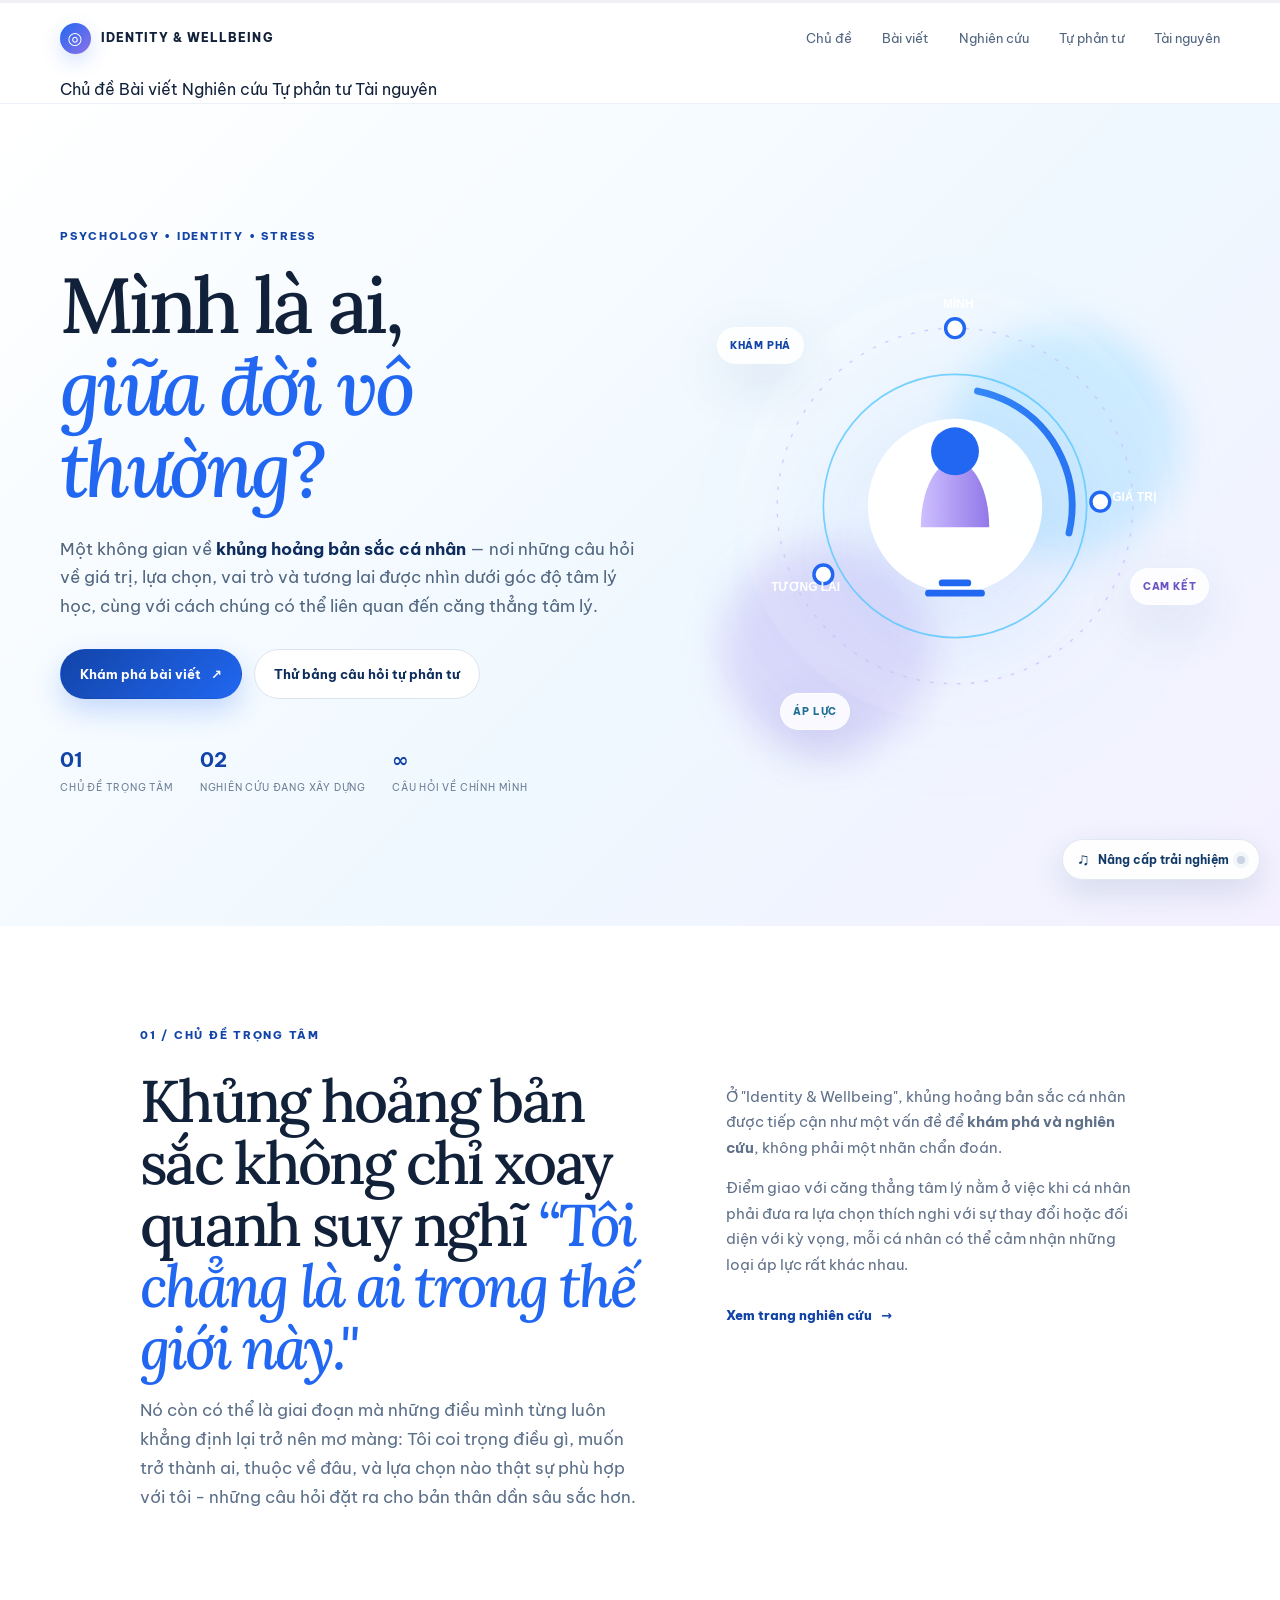
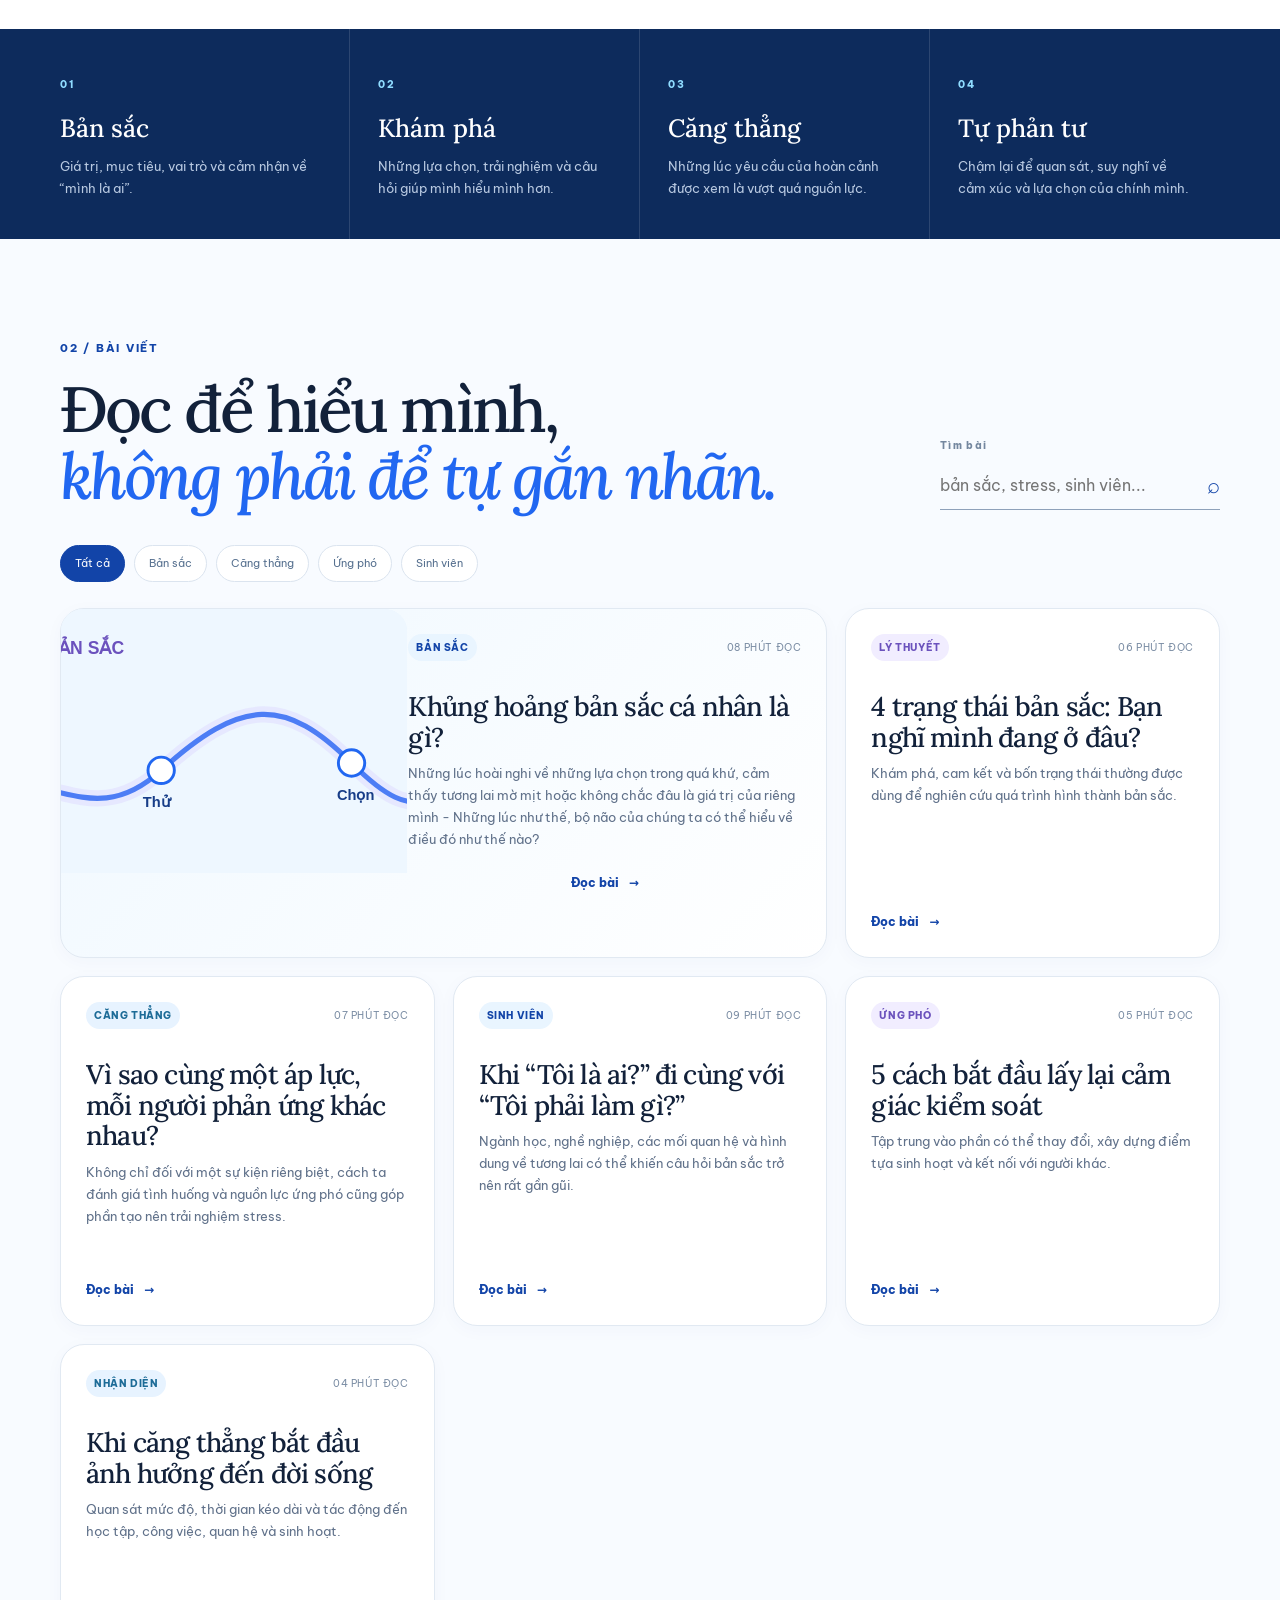
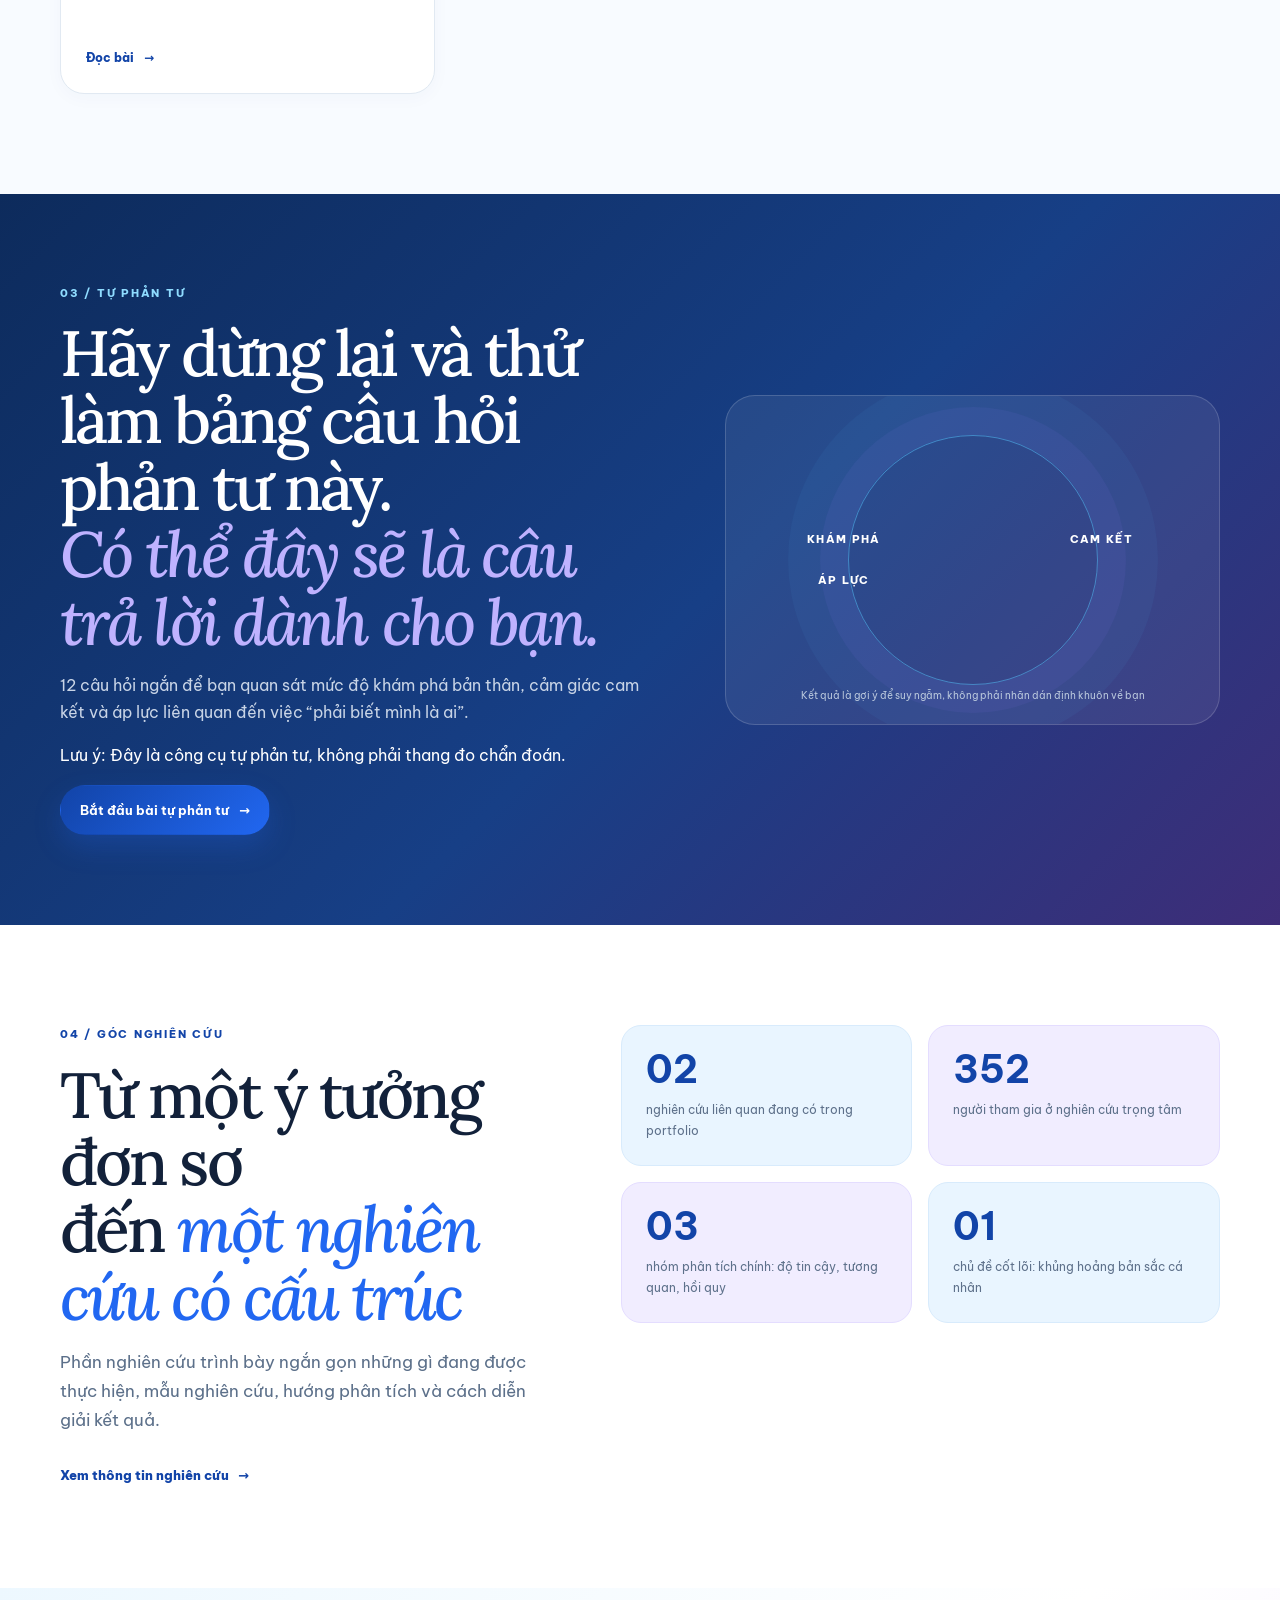
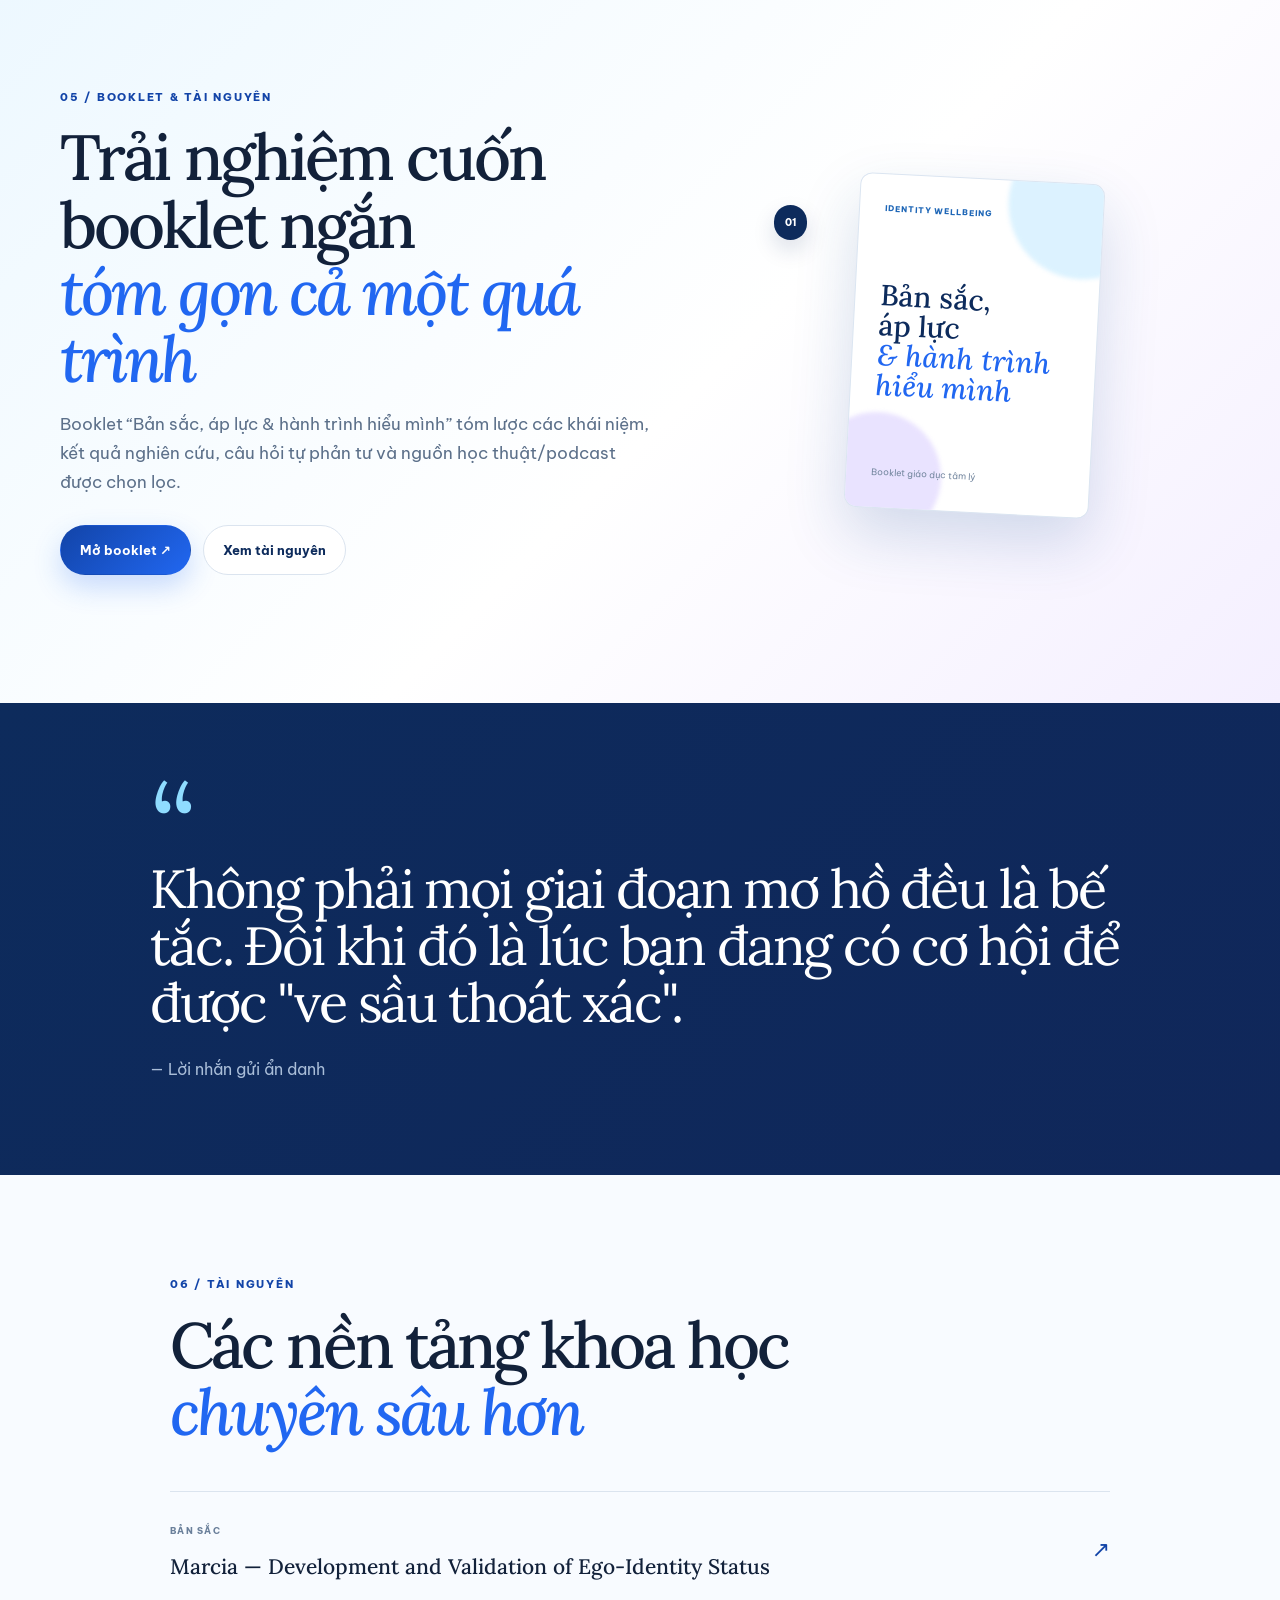
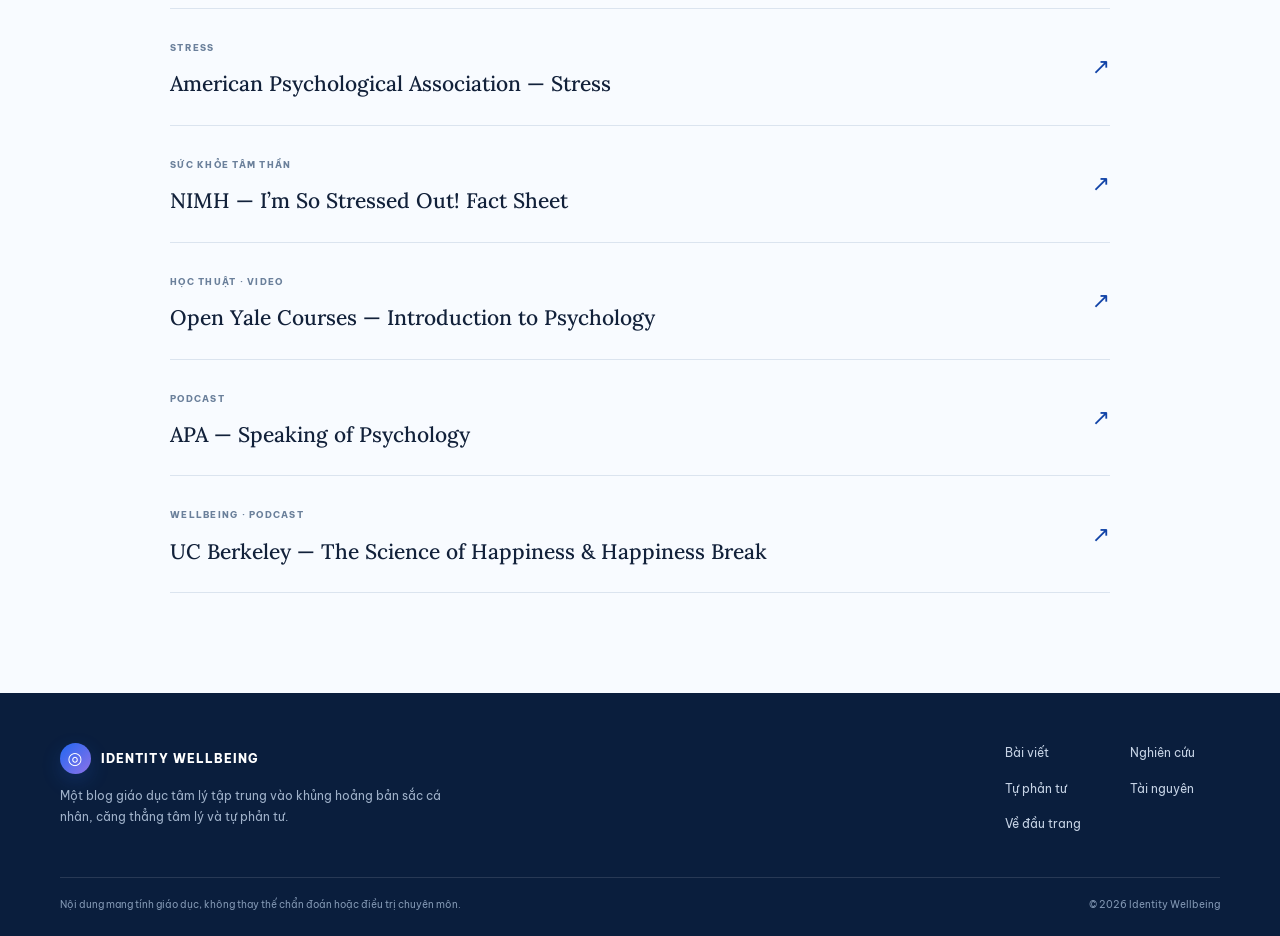
<file: index.html>
<!DOCTYPE html>
<html lang="vi">
<head>
  <meta charset="UTF-8" />
  <meta name="viewport" content="width=device-width, initial-scale=1.0" />
  <meta name="description" content="Identity & Wellbeing — không gian kiến thức tâm lý học về bản sắc cá nhân, căng thẳng tâm lý và hành trình hiểu mình." />
  <title>Identity & Wellbeing — Tâm lý học về bản sắc & căng thẳng</title>
  <link rel="preconnect" href="https://fonts.googleapis.com" />
  <link rel="preconnect" href="https://fonts.gstatic.com" crossorigin />
  <link href="https://fonts.googleapis.com/css2?family=Be+Vietnam+Pro:wght@400;500;600;700;800&family=Lora:ital,wght@0,400;0,500;0,600;1,400;1,500&display=swap" rel="stylesheet" />
  <link rel="stylesheet" href="style.css" />
</head>
<body>
  <header class="site-header">
    <nav class="nav container">
      <a class="brand" href="index.html" aria-label="Identity & Wellbeing trang chủ">
        <span class="brand-mark">◎</span>
        <span>IDENTITY & WELLBEING</span>
      </a>
      <div class="nav-links">
        <a href="#about">Chủ đề</a>
        <a href="#articles">Bài viết</a>
        <a href="nghien-cuu.html">Nghiên cứu</a>
        <a href="tu-phan-tu.html">Tự phản tư</a>
        <a href="tai-nguyen.html">Tài nguyên</a>
      </div>
      <button class="menu-btn" id="menuBtn" aria-label="Mở menu">☰</button>
    </nav>
    <div class="mobile-menu container" id="mobileMenu">
      <a href="#about">Chủ đề</a>
      <a href="#articles">Bài viết</a>
      <a href="nghien-cuu.html">Nghiên cứu</a>
      <a href="tu-phan-tu.html">Tự phản tư</a>
      <a href="tai-nguyen.html">Tài nguyên</a>
    </div>
  </header>

  <main id="top">
    <section class="hero section-pad">
      <div class="hero-grid container">
        <div class="hero-copy">
          <p class="eyebrow">PSYCHOLOGY • IDENTITY • STRESS</p>
          <h1>Mình là ai,<br /><em>giữa đời vô thường?</em></h1>
          <p class="hero-lead">Một không gian về <strong>khủng hoảng bản sắc cá nhân</strong> — nơi những câu hỏi về giá trị, lựa chọn, vai trò và tương lai được nhìn dưới góc độ tâm lý học, cùng với cách chúng có thể liên quan đến căng thẳng tâm lý.</p>
          <div class="hero-actions">
            <a class="btn btn-primary" href="#articles">Khám phá bài viết <span>↗</span></a>
            <a class="btn btn-light" href="tu-phan-tu.html">Thử bảng câu hỏi tự phản tư</a>
          </div>
          <div class="hero-mini-stats">
            <div><b>01</b><span>chủ đề trọng tâm</span></div>
            <div><b>02</b><span>nghiên cứu đang xây dựng</span></div>
            <div><b>∞</b><span>câu hỏi về chính mình</span></div>
          </div>
        </div>
        <div class="hero-visual">
          <div class="glow glow-a"></div><div class="glow glow-b"></div>
          <img src="identity-orbit.svg" alt="Minh họa trừu tượng về hành trình khám phá bản sắc cá nhân" />
          <div class="visual-chip chip-one">KHÁM PHÁ</div>
          <div class="visual-chip chip-two">CAM KẾT</div>
          <div class="visual-chip chip-three">ÁP LỰC</div>
        </div>
      </div>
    </section>

    <section class="about section-pad" id="about">
      <div class="container narrow-wrap">
        <div class="section-kicker">01 / CHỦ ĐỀ TRỌNG TÂM</div>
        <div class="about-grid">
          <div>
            <h2>Khủng hoảng bản sắc không chỉ xoay quanh suy nghĩ <em>“Tôi chẳng là ai trong thế giới này."</em></h2>
            <p class="lead-paragraph">Nó còn có thể là giai đoạn mà những điều mình từng luôn khẳng định lại trở nên mơ màng: Tôi coi trọng điều gì, muốn trở thành ai, thuộc về đâu, và lựa chọn nào thật sự phù hợp với tôi - những câu hỏi đặt ra cho bản thân dần sâu sắc hơn.</p>
          </div>
          <div class="about-copy">
            <p>Ở "Identity & Wellbeing", khủng hoảng bản sắc cá nhân được tiếp cận như một vấn đề để <strong>khám phá và nghiên cứu</strong>, không phải một nhãn chẩn đoán.</p>
            <p>Điểm giao với căng thẳng tâm lý nằm ở việc khi cá nhân phải đưa ra lựa chọn thích nghi với sự thay đổi hoặc đối diện với kỳ vọng, mỗi cá nhân có thể cảm nhận những loại áp lực rất khác nhau.</p>
            <a class="text-link" href="nghien-cuu.html">Xem trang nghiên cứu <span>→</span></a>
          </div>
        </div>
      </div>
    </section>

    <section class="topic-strip">
      <div class="container topic-grid">
        <div class="topic-cell">
          <span class="topic-number">01</span>
          <h3>Bản sắc</h3>
          <p>Giá trị, mục tiêu, vai trò và cảm nhận về “mình là ai”.</p>
        </div>
        <div class="topic-cell">
          <span class="topic-number">02</span>
          <h3>Khám phá</h3>
          <p>Những lựa chọn, trải nghiệm và câu hỏi giúp mình hiểu mình hơn.</p>
        </div>
        <div class="topic-cell">
          <span class="topic-number">03</span>
          <h3>Căng thẳng</h3>
          <p>Những lúc yêu cầu của hoàn cảnh được xem là vượt quá nguồn lực.</p>
        </div>
        <div class="topic-cell">
          <span class="topic-number">04</span>
          <h3>Tự phản tư</h3>
          <p>Chậm lại để quan sát, suy nghĩ về cảm xúc và lựa chọn của chính mình.</p>
        </div>
      </div>
    </section>

    <section class="articles section-pad" id="articles">
      <div class="container">
        <div class="section-head">
          <div>
            <div class="section-kicker">02 / BÀI VIẾT</div>
            <h2>Đọc để hiểu mình,<br /><em>không phải để tự gắn nhãn.</em></h2>
          </div>
          <div class="search-area">
            <label for="searchInput">Tìm bài</label>
            <div class="search-box"><input id="searchInput" type="search" placeholder="bản sắc, stress, sinh viên..." /><span>⌕</span></div>
          </div>
        </div>

        <div class="filters" id="filters">
          <button class="filter active" data-filter="all">Tất cả</button>
          <button class="filter" data-filter="identity">Bản sắc</button>
          <button class="filter" data-filter="stress">Căng thẳng</button>
          <button class="filter" data-filter="coping">Ứng phó</button>
          <button class="filter" data-filter="student">Sinh viên</button>
        </div>

        <div class="article-grid" id="articleGrid">
          <article class="article-card featured" data-category="identity" data-keywords="khủng hoảng bản sắc identity crisis bản sắc cá nhân">
            <div class="article-illustration"><img src="identity-path.svg" alt="Minh họa con đường khám phá bản sắc" /></div>
            <div class="card-meta"><span class="pill">BẢN SẮC</span><span>08 phút đọc</span></div>
            <h3>Khủng hoảng bản sắc cá nhân là gì?</h3>
            <p>Những lúc hoài nghi về những lựa chọn trong quá khứ, cảm thấy tương lai mờ mịt hoặc không chắc đâu là giá trị của riêng mình - Những lúc như thế, bộ não của chúng ta có thể hiểu về điều đó như thế nào?</p>
            <button class="read-more" data-article="identity-crisis">Đọc bài <span>→</span></button>
          </article>

          <article class="article-card" data-category="identity" data-keywords="Marcia bốn trạng thái bản sắc đạt được mơ hồ tạm hoãn bị lấy mất">
            <div class="card-meta"><span class="pill pill-purple">LÝ THUYẾT</span><span>06 phút đọc</span></div>
            <h3>4 trạng thái bản sắc: Bạn nghĩ mình đang ở đâu?</h3>
            <p>Khám phá, cam kết và bốn trạng thái thường được dùng để nghiên cứu quá trình hình thành bản sắc.</p>
            <button class="read-more" data-article="marcia">Đọc bài <span>→</span></button>
          </article>

          <article class="article-card" data-category="stress" data-keywords="stress căng thẳng tâm lý áp lực đánh giá nhận thức Lazarus Folkman">
            <div class="card-meta"><span class="pill pill-blue">CĂNG THẲNG</span><span>07 phút đọc</span></div>
            <h3>Vì sao cùng một áp lực, mỗi người phản ứng khác nhau?</h3>
            <p>Không chỉ đối với một sự kiện riêng biệt, cách ta đánh giá tình huống và nguồn lực ứng phó cũng góp phần tạo nên trải nghiệm stress.</p>
            <button class="read-more" data-article="stress-appraisal">Đọc bài <span>→</span></button>
          </article>

          <article class="article-card" data-category="identity student" data-keywords="bản sắc sinh viên stress học tập tương lai lựa chọn nghề nghiệp">
            <div class="card-meta"><span class="pill">SINH VIÊN</span><span>09 phút đọc</span></div>
            <h3>Khi “Tôi là ai?” đi cùng với “Tôi phải làm gì?”</h3>
            <p>Ngành học, nghề nghiệp, các mối quan hệ và hình dung về tương lai có thể khiến câu hỏi bản sắc trở nên rất gần gũi.</p>
            <button class="read-more" data-article="students">Đọc bài <span>→</span></button>
          </article>

          <article class="article-card" data-category="coping stress" data-keywords="ứng phó stress coping hỗ trợ xã hội ngủ vận động">
            <div class="card-meta"><span class="pill pill-purple">ỨNG PHÓ</span><span>05 phút đọc</span></div>
            <h3>5 cách bắt đầu lấy lại cảm giác kiểm soát</h3>
            <p>Tập trung vào phần có thể thay đổi, xây dựng điểm tựa sinh hoạt và kết nối với người khác.</p>
            <button class="read-more" data-article="coping">Đọc bài <span>→</span></button>
          </article>

          <article class="article-card" data-category="stress" data-keywords="stress quá mức trợ giúp chuyên gia tâm lý cảnh báo">
            <div class="card-meta"><span class="pill pill-blue">NHẬN DIỆN</span><span>04 phút đọc</span></div>
            <h3>Khi căng thẳng bắt đầu ảnh hưởng đến đời sống</h3>
            <p>Quan sát mức độ, thời gian kéo dài và tác động đến học tập, công việc, quan hệ và sinh hoạt.</p>
            <button class="read-more" data-article="help">Đọc bài <span>→</span></button>
          </article>
        </div>
        <p class="no-results" id="noResults">Không tìm thấy bài viết phù hợp.</p>
      </div>
    </section>

    <section class="self-check-banner">
      <div class="container self-check-grid">
        <div>
          <div class="section-kicker">03 / TỰ PHẢN TƯ</div>
          <h2>Hãy dừng lại và thử làm bảng câu hỏi phản tư này.<br /><em>Có thể đây sẽ là câu trả lời dành cho bạn.</em></h2>
          <p>12 câu hỏi ngắn để bạn quan sát mức độ khám phá bản thân, cảm giác cam kết và áp lực liên quan đến việc “phải biết mình là ai”. 
          </p>Lưu ý: Đây là công cụ tự phản tư, không phải thang đo chẩn đoán.</p>
          <a class="btn btn-primary" href="tu-phan-tu.html">Bắt đầu bài tự phản tư <span>→</span></a>
        </div>
        <div class="self-check-card">
          <div class="mini-ring"></div>
          <span>KHÁM PHÁ</span><span>CAM KẾT</span><span>ÁP LỰC</span>
          <small>Kết quả là gợi ý để suy ngẫm, không phải nhãn dán định khuôn về bạn</small>
        </div>
      </div>
    </section>

    <section class="research-preview section-pad">
      <div class="container research-preview-grid">
        <div>
          <div class="section-kicker">04 / GÓC NGHIÊN CỨU</div>
          <h2>Từ một ý tưởng đơn sơ<br />đến <em>một nghiên cứu có cấu trúc</em></h2>
          <p class="lead-paragraph">Phần nghiên cứu trình bày ngắn gọn những gì đang được thực hiện, mẫu nghiên cứu, hướng phân tích và cách diễn giải kết quả.</p>
          <a class="text-link" href="nghien-cuu.html">Xem thông tin nghiên cứu <span>→</span></a>
        </div>
        <div class="research-stats">
          <div class="stat-card"><b>02</b><span>nghiên cứu liên quan đang có trong portfolio</span></div>
          <div class="stat-card"><b>352</b><span>người tham gia ở nghiên cứu trọng tâm</span></div>
          <div class="stat-card"><b>03</b><span>nhóm phân tích chính: độ tin cậy, tương quan, hồi quy</span></div>
          <div class="stat-card"><b>01</b><span>chủ đề cốt lõi: khủng hoảng bản sắc cá nhân</span></div>
        </div>
      </div>
    </section>

    <section class="booklet-callout section-pad">
      <div class="container booklet-callout-grid">
        <div>
          <div class="section-kicker">05 / BOOKLET & TÀI NGUYÊN</div>
          <h2>Trải nghiệm cuốn booklet ngắn<br /><em>tóm gọn cả một quá trình</em></em></h2>
          <p class="lead-paragraph">Booklet “Bản sắc, áp lực & hành trình hiểu mình” tóm lược các khái niệm, kết quả nghiên cứu, câu hỏi tự phản tư và nguồn học thuật/podcast được chọn lọc.</p>
          <div class="hero-actions"><a class="btn btn-primary" href="booklet-ban-sac-stress.pdf" target="_blank" rel="noopener">Mở booklet ↗</a><a class="btn btn-light" href="tai-nguyen.html">Xem tài nguyên</a></div>
        </div>
        <div class="booklet-preview">
          <div class="booklet-spine">01</div>
          <div class="booklet-sheet"><span>IDENTITY WELLBEING</span><strong>Bản sắc,<br />áp lực<br /><em>& hành trình<br />hiểu mình</em></strong><small>Booklet giáo dục tâm lý</small></div>
        </div>
      </div>
    </section>

    <section class="quote-section">
      <div class="container quote-grid">
        <div class="quote-mark">“</div>
        <blockquote>Không phải mọi giai đoạn mơ hồ đều là bế tắc. Đôi khi đó là lúc bạn đang có cơ hội để được "ve sầu thoát xác".</blockquote>
        <p>— Lời nhắn gửi ẩn danh</p>
      </div>
    </section>

    <section class="resources section-pad">
      <div class="container resources-wrap">
        <div class="section-kicker">06 / TÀI NGUYÊN</div>
        <h2>Các nền tảng khoa học<br /><em>chuyên sâu hơn</em></h2>
        <div class="resource-list">
          <a class="resource" href="https://doi.org/10.1037/h0023281" target="_blank" rel="noopener"><div><span class="resource-type">BẢN SẮC</span><h3>Marcia — Development and Validation of Ego-Identity Status</h3></div><span class="arrow">↗</span></a>
          <a class="resource" href="https://www.apa.org/topics/stress" target="_blank" rel="noopener"><div><span class="resource-type">STRESS</span><h3>American Psychological Association — Stress</h3></div><span class="arrow">↗</span></a>
          <a class="resource" href="https://www.nimh.nih.gov/health/publications/so-stressed-out-fact-sheet" target="_blank" rel="noopener"><div><span class="resource-type">SỨC KHỎE TÂM THẦN</span><h3>NIMH — I’m So Stressed Out! Fact Sheet</h3></div><span class="arrow">↗</span></a>
          <a class="resource" href="https://oyc.yale.edu/introduction-psychology/psyc-110" target="_blank" rel="noopener"><div><span class="resource-type">HỌC THUẬT · VIDEO</span><h3>Open Yale Courses — Introduction to Psychology</h3></div><span class="arrow">↗</span></a>
          <a class="resource" href="https://www.apa.org/speakingofpsychology" target="_blank" rel="noopener"><div><span class="resource-type">PODCAST</span><h3>APA — Speaking of Psychology</h3></div><span class="arrow">↗</span></a>
          <a class="resource" href="https://greatergood.berkeley.edu/podcasts" target="_blank" rel="noopener"><div><span class="resource-type">WELLBEING · PODCAST</span><h3>UC Berkeley — The Science of Happiness & Happiness Break</h3></div><span class="arrow">↗</span></a>
        </div>
      </div>
    </section>
  </main>

  <footer class="footer">
    <div class="container footer-top">
      <div><a class="brand footer-brand" href="index.html"><span class="brand-mark">◎</span><span>IDENTITY WELLBEING</span></a><p>Một blog giáo dục tâm lý tập trung vào khủng hoảng bản sắc cá nhân, căng thẳng tâm lý và tự phản tư.</p></div>
      <div class="footer-links"><a href="#articles">Bài viết</a><a href="nghien-cuu.html">Nghiên cứu</a><a href="tu-phan-tu.html">Tự phản tư</a><a href="tai-nguyen.html">Tài nguyên</a><a href="#top">Về đầu trang</a></div>
    </div>
    <div class="container footer-bottom"><span>Nội dung mang tính giáo dục, không thay thế chẩn đoán hoặc điều trị chuyên môn.</span><span>© 2026 Identity Wellbeing</span></div>
  </footer>

  <div class="modal" id="articleModal" aria-hidden="true">
    <div class="modal-backdrop" data-close="true"></div>
    <div class="modal-panel" role="dialog" aria-modal="true" aria-labelledby="modalTitle">
      <button class="modal-close" id="modalClose" aria-label="Đóng">×</button>
      <div class="modal-meta" id="modalMeta"></div>
      <h2 id="modalTitle"></h2>
      <div class="modal-body" id="modalBody"></div>
      <div class="modal-source" id="modalSource"></div>
    </div>
  </div>

  <script src="script.js"></script>
  <script src="ambient.js"></script>
</body>
</html>
</file>
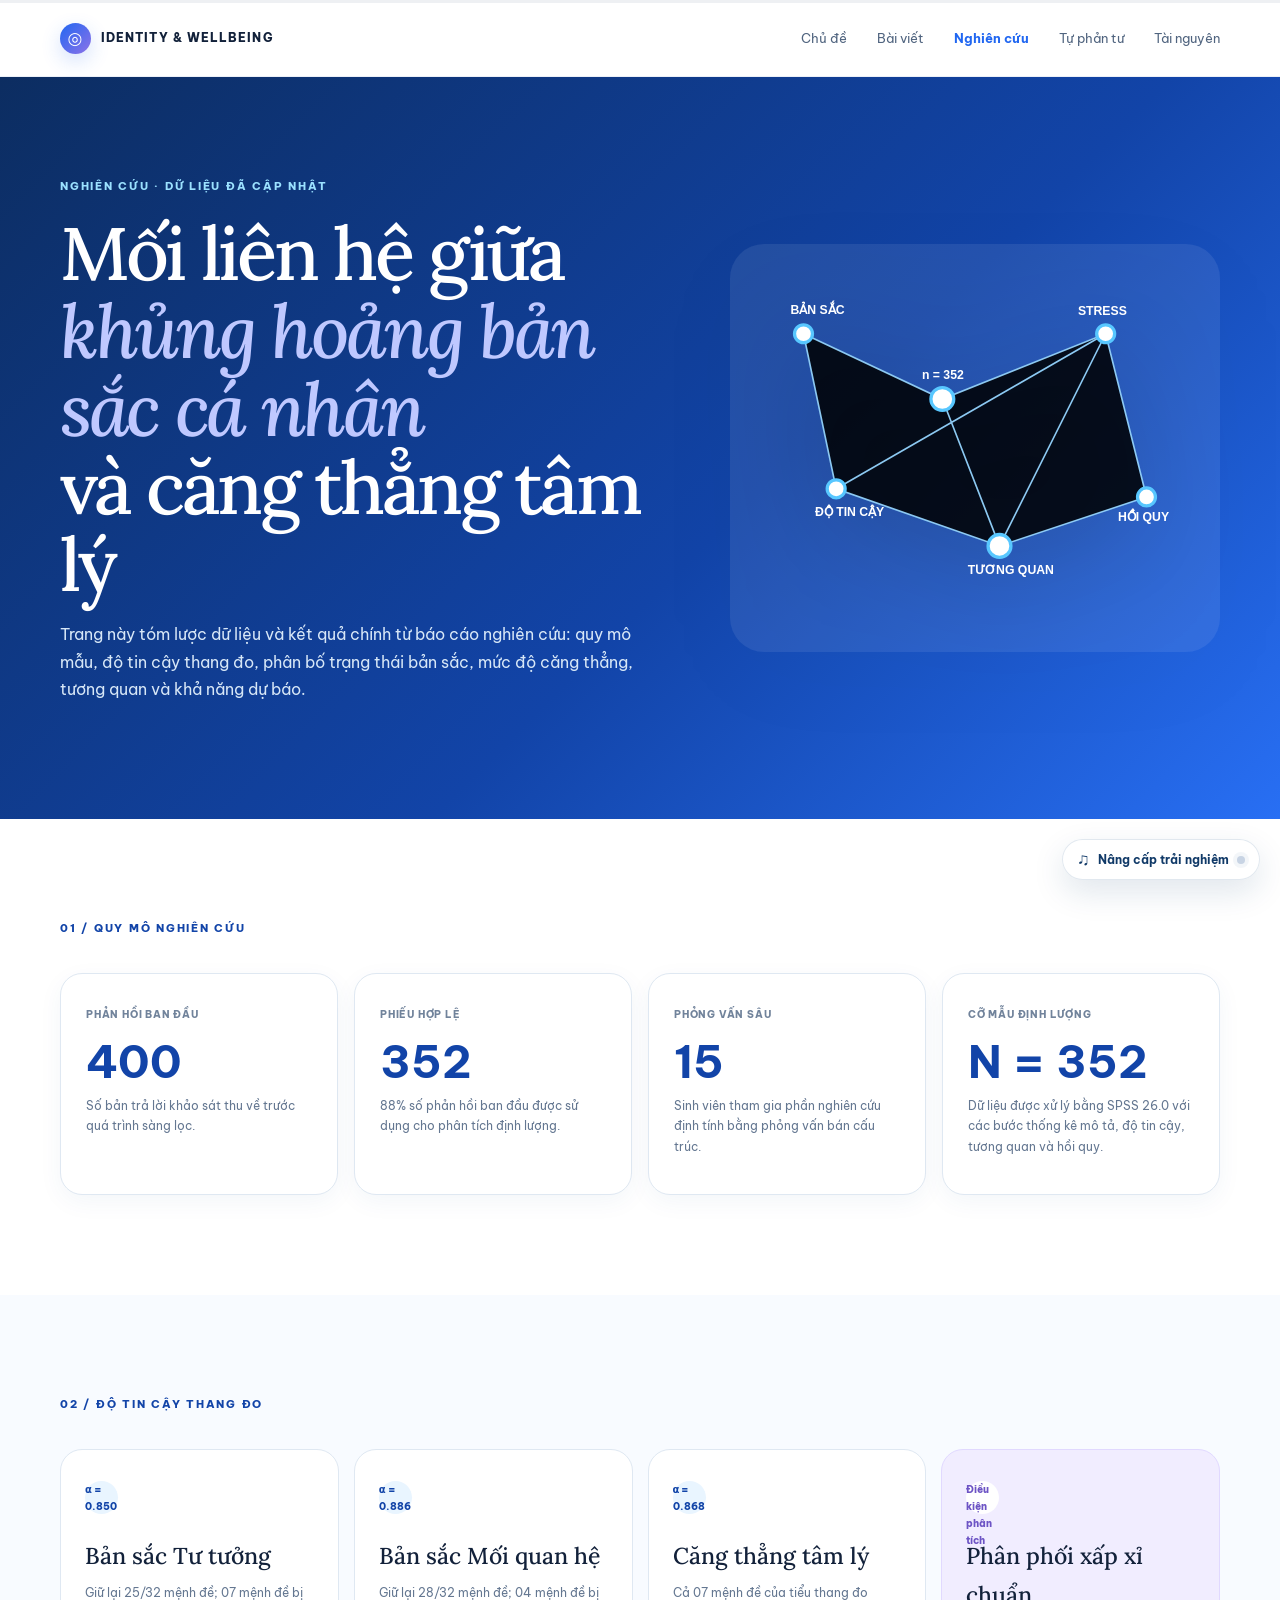
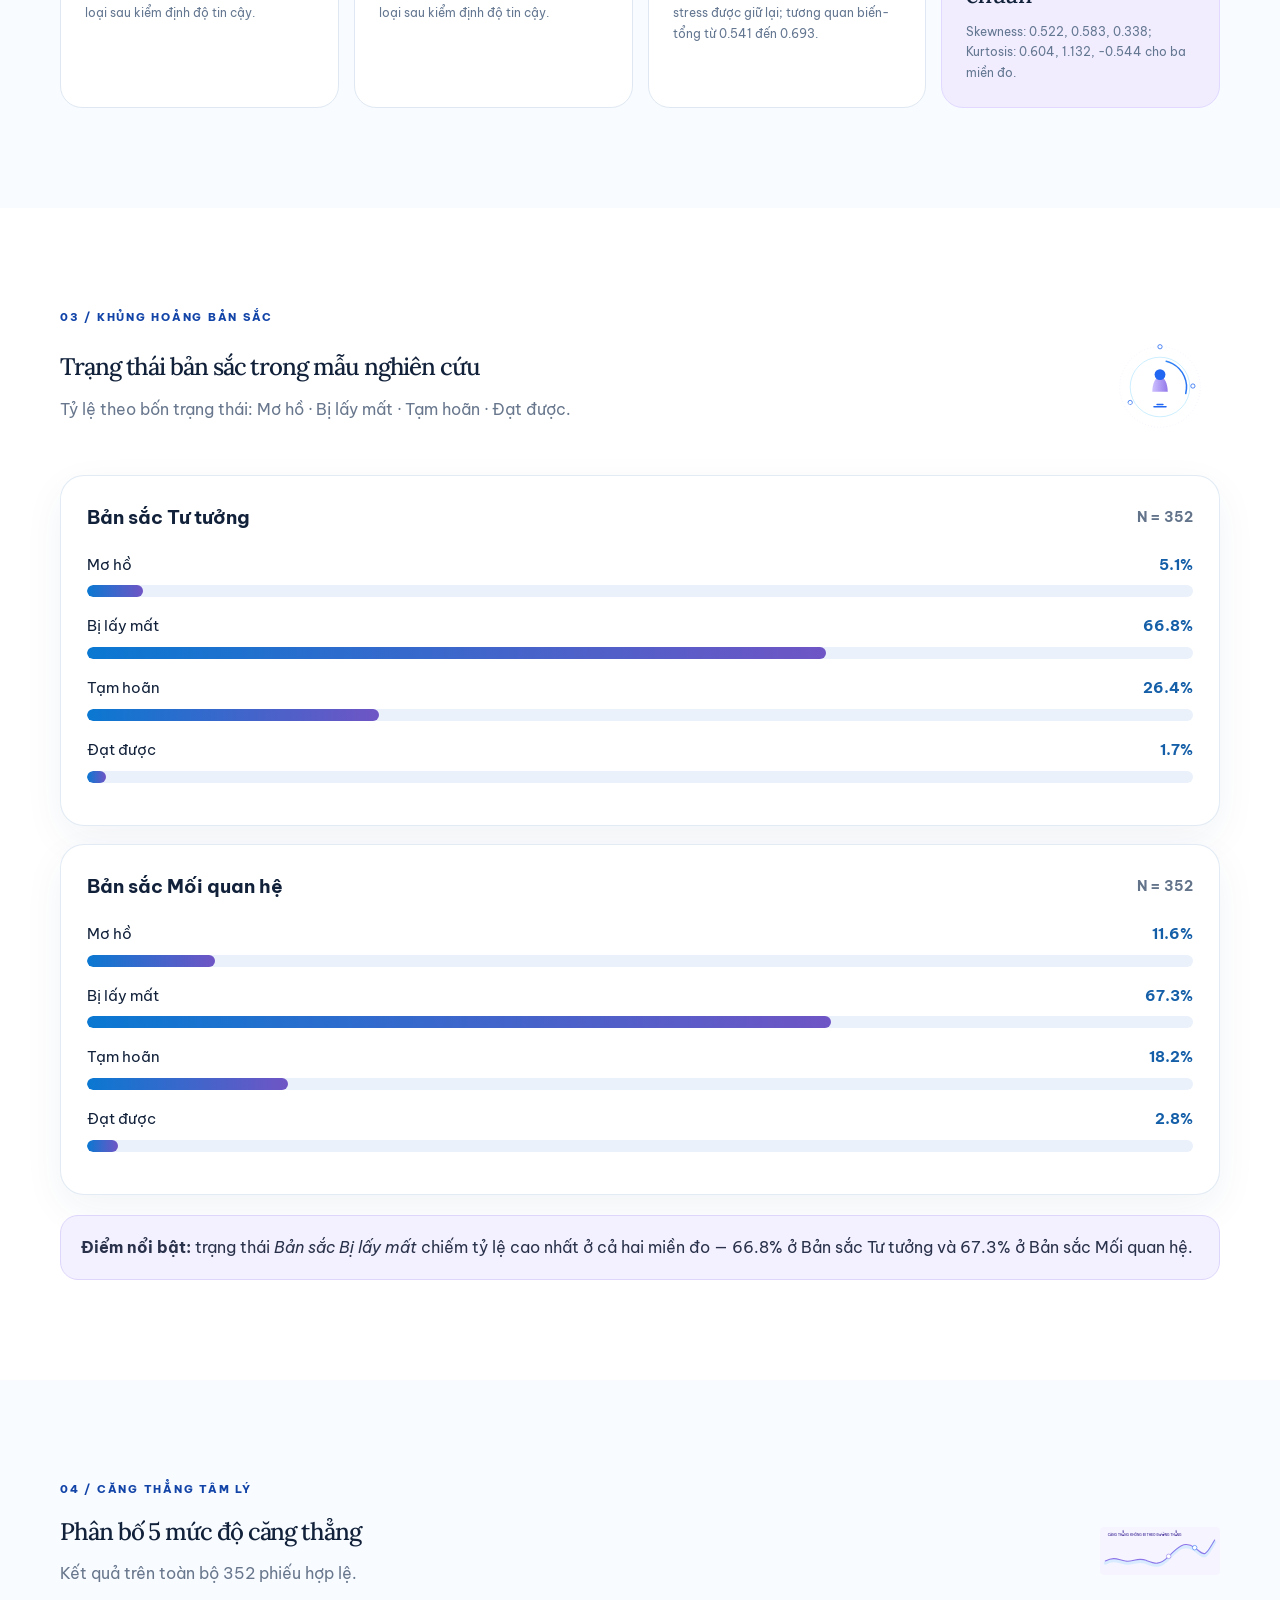
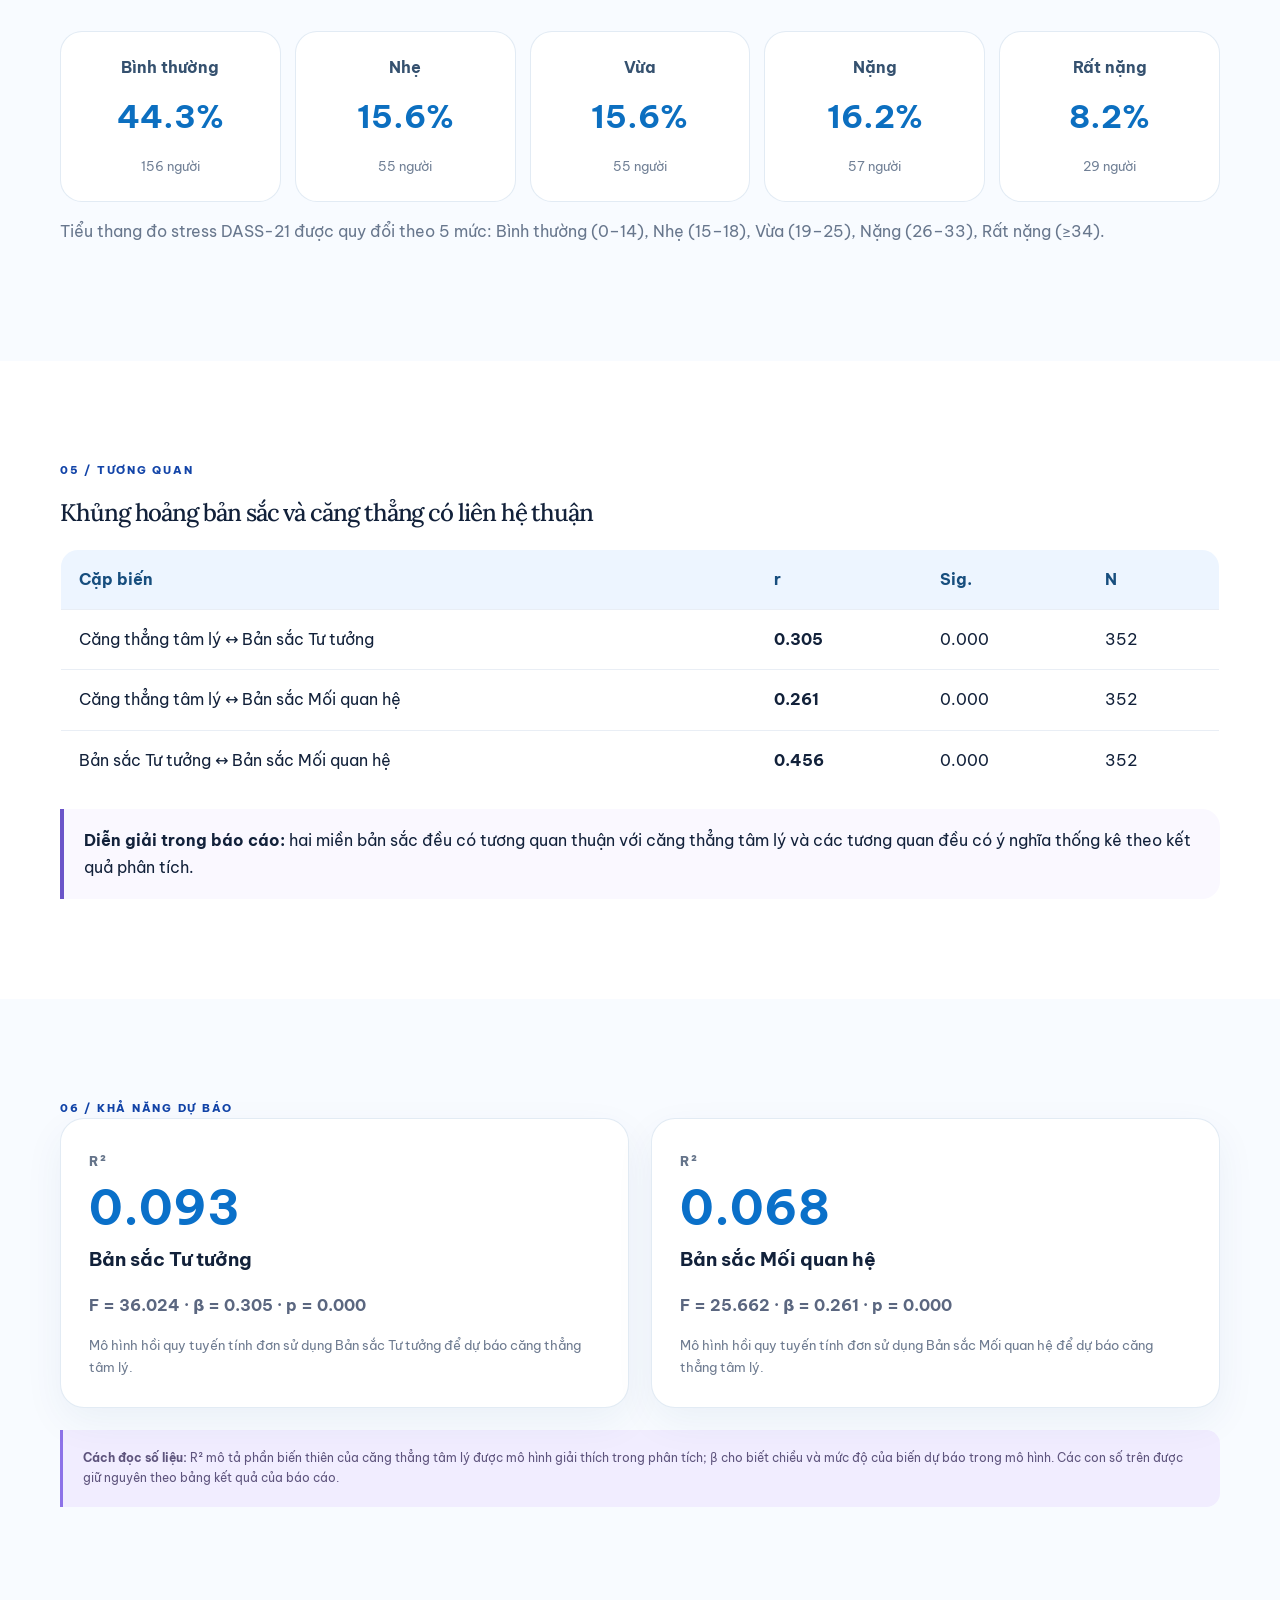
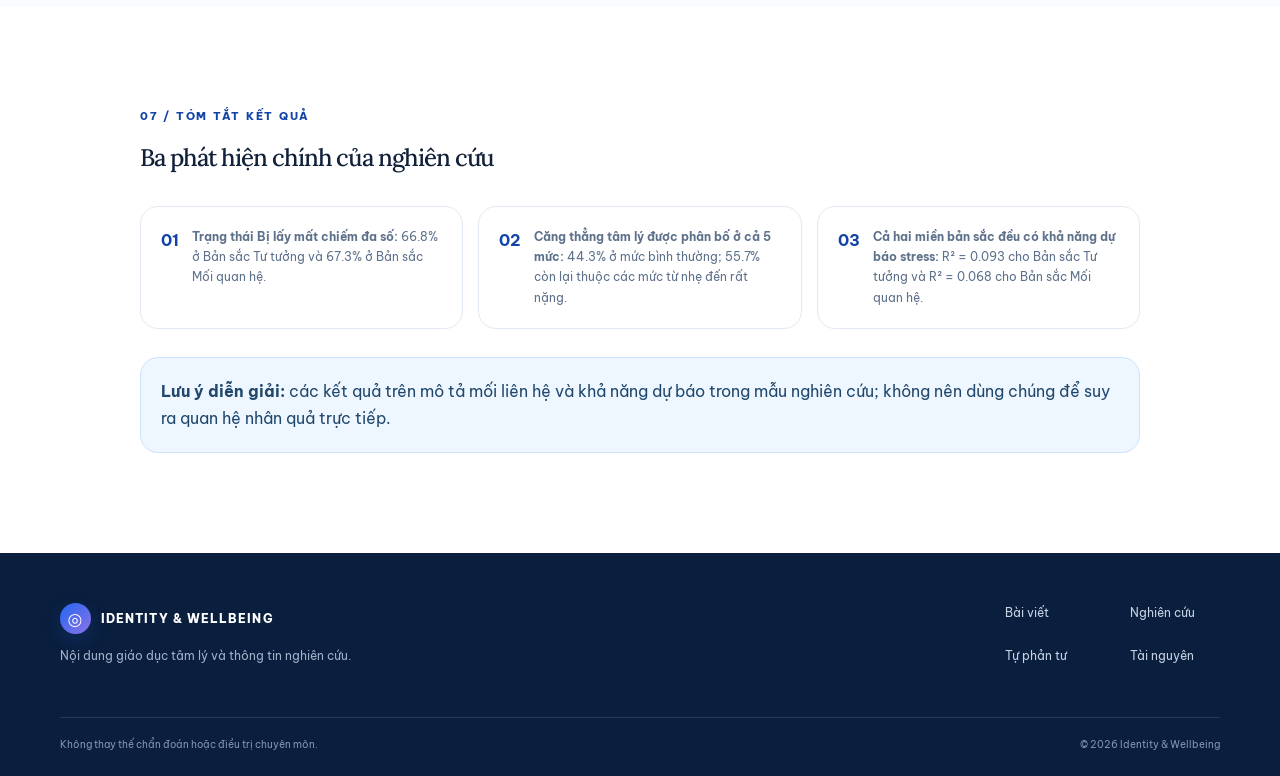
<file: nghien-cuu.html>
<!DOCTYPE html>
<html lang="vi">
<head>
  <meta charset="UTF-8" />
  <meta name="viewport" content="width=device-width, initial-scale=1.0" />
  <meta name="description" content="Kết quả nghiên cứu về mối liên hệ giữa khủng hoảng bản sắc cá nhân và căng thẳng tâm lý." />
  <title>Nghiên cứu — Identity & Wellbeing</title>
  <link rel="preconnect" href="https://fonts.googleapis.com" />
  <link rel="preconnect" href="https://fonts.gstatic.com" crossorigin />
  <link href="https://fonts.googleapis.com/css2?family=Be+Vietnam+Pro:wght@400;500;600;700;800&family=Lora:ital,wght@0,400;0,500;0,600;1,400;1,500&display=swap" rel="stylesheet" />
  <link rel="stylesheet" href="style.css" />
</head>
<body class="inner-page">
  <header class="site-header">
    <nav class="nav container">
      <a class="brand" href="index.html"><span class="brand-mark">◎</span><span>IDENTITY & WELLBEING</span></a>
      <div class="nav-links"><a href="index.html#about">Chủ đề</a><a href="index.html#articles">Bài viết</a><a class="active-link" href="nghien-cuu.html">Nghiên cứu</a><a href="tu-phan-tu.html">Tự phản tư</a><a href="tai-nguyen.html">Tài nguyên</a></div>
      <a class="mobile-back" href="index.html">← Trang chủ</a>
    </nav>
  </header>

  <main>
    <section class="page-hero blue-hero section-pad">
      <div class="container page-hero-grid">
        <div>
          <div class="section-kicker light-kicker">NGHIÊN CỨU · DỮ LIỆU ĐÃ CẬP NHẬT</div>
          <h1>Mối liên hệ giữa<br /><em>khủng hoảng bản sắc cá nhân</em><br />và căng thẳng tâm lý</h1>
          <p>Trang này tóm lược dữ liệu và kết quả chính từ báo cáo nghiên cứu: quy mô mẫu, độ tin cậy thang đo, phân bố trạng thái bản sắc, mức độ căng thẳng, tương quan và khả năng dự báo.</p>
        </div>
        <img class="page-hero-art" src="research-constellation.svg" alt="Minh họa mạng lưới các biến nghiên cứu" />
      </div>
    </section>

    <section class="section-pad">
      <div class="container">
        <div class="section-kicker">01 / QUY MÔ NGHIÊN CỨU</div>
        <div class="metric-grid">
          <div class="metric-card"><span>Phản hồi ban đầu</span><b>400</b><p>Số bản trả lời khảo sát thu về trước quá trình sàng lọc.</p></div>
          <div class="metric-card"><span>Phiếu hợp lệ</span><b>352</b><p>88% số phản hồi ban đầu được sử dụng cho phân tích định lượng.</p></div>
          <div class="metric-card"><span>Phỏng vấn sâu</span><b>15</b><p>Sinh viên tham gia phần nghiên cứu định tính bằng phỏng vấn bán cấu trúc.</p></div>
          <div class="metric-card"><span>Cỡ mẫu định lượng</span><b>N = 352</b><p>Dữ liệu được xử lý bằng SPSS 26.0 với các bước thống kê mô tả, độ tin cậy, tương quan và hồi quy.</p></div>
        </div>
      </div>
    </section>

    <section class="section-pad soft-section">
      <div class="container">
        <div class="section-kicker">02 / ĐỘ TIN CẬY THANG ĐO</div>
        <div class="result-grid">
          <div class="result-card"><span>α = 0.850</span><h3>Bản sắc Tư tưởng</h3><p>Giữ lại 25/32 mệnh đề; 07 mệnh đề bị loại sau kiểm định độ tin cậy.</p></div>
          <div class="result-card"><span>α = 0.886</span><h3>Bản sắc Mối quan hệ</h3><p>Giữ lại 28/32 mệnh đề; 04 mệnh đề bị loại sau kiểm định độ tin cậy.</p></div>
          <div class="result-card"><span>α = 0.868</span><h3>Căng thẳng tâm lý</h3><p>Cả 07 mệnh đề của tiểu thang đo stress được giữ lại; tương quan biến-tổng từ 0.541 đến 0.693.</p></div>
          <div class="result-card emphasis"><span>Điều kiện phân tích</span><h3>Phân phối xấp xỉ chuẩn</h3><p>Skewness: 0.522, 0.583, 0.338; Kurtosis: 0.604, 1.132, -0.544 cho ba miền đo.</p></div>
        </div>
      </div>
    </section>

    <section class="section-pad">
      <div class="container">
        <div class="section-kicker">03 / KHỦNG HOẢNG BẢN SẮC</div>
        <div class="section-title-row">
          <div><h2>Trạng thái bản sắc trong mẫu nghiên cứu</h2><p class="muted">Tỷ lệ theo bốn trạng thái: Mơ hồ · Bị lấy mất · Tạm hoãn · Đạt được.</p></div>
          <img class="section-art-small" src="identity-orbit.svg" alt="Minh họa các trạng thái bản sắc" />
        </div>

        <div class="data-panel">
          <div class="data-panel-head"><h3>Bản sắc Tư tưởng</h3><span>N = 352</span></div>
          <div class="bar-row"><div class="bar-label"><span>Mơ hồ</span><b>5.1%</b></div><div class="bar-track"><i style="width:5.1%"></i></div></div>
          <div class="bar-row"><div class="bar-label"><span>Bị lấy mất</span><b>66.8%</b></div><div class="bar-track"><i style="width:66.8%"></i></div></div>
          <div class="bar-row"><div class="bar-label"><span>Tạm hoãn</span><b>26.4%</b></div><div class="bar-track"><i style="width:26.4%"></i></div></div>
          <div class="bar-row"><div class="bar-label"><span>Đạt được</span><b>1.7%</b></div><div class="bar-track"><i style="width:1.7%"></i></div></div>
        </div>

        <div class="data-panel">
          <div class="data-panel-head"><h3>Bản sắc Mối quan hệ</h3><span>N = 352</span></div>
          <div class="bar-row"><div class="bar-label"><span>Mơ hồ</span><b>11.6%</b></div><div class="bar-track"><i style="width:11.6%"></i></div></div>
          <div class="bar-row"><div class="bar-label"><span>Bị lấy mất</span><b>67.3%</b></div><div class="bar-track"><i style="width:67.3%"></i></div></div>
          <div class="bar-row"><div class="bar-label"><span>Tạm hoãn</span><b>18.2%</b></div><div class="bar-track"><i style="width:18.2%"></i></div></div>
          <div class="bar-row"><div class="bar-label"><span>Đạt được</span><b>2.8%</b></div><div class="bar-track"><i style="width:2.8%"></i></div></div>
        </div>

        <div class="highlight-note"><strong>Điểm nổi bật:</strong> trạng thái <em>Bản sắc Bị lấy mất</em> chiếm tỷ lệ cao nhất ở cả hai miền đo — 66.8% ở Bản sắc Tư tưởng và 67.3% ở Bản sắc Mối quan hệ.</div>
      </div>
    </section>

    <section class="section-pad soft-section">
      <div class="container">
        <div class="section-kicker">04 / CĂNG THẲNG TÂM LÝ</div>
        <div class="section-title-row">
          <div><h2>Phân bố 5 mức độ căng thẳng</h2><p class="muted">Kết quả trên toàn bộ 352 phiếu hợp lệ.</p></div>
          <img class="section-art-small" src="stress-wave.svg" alt="Minh họa mức độ căng thẳng" />
        </div>
        <div class="stress-grid">
          <div class="stress-card"><span>Bình thường</span><b>44.3%</b><small>156 người</small></div>
          <div class="stress-card"><span>Nhẹ</span><b>15.6%</b><small>55 người</small></div>
          <div class="stress-card"><span>Vừa</span><b>15.6%</b><small>55 người</small></div>
          <div class="stress-card"><span>Nặng</span><b>16.2%</b><small>57 người</small></div>
          <div class="stress-card"><span>Rất nặng</span><b>8.2%</b><small>29 người</small></div>
        </div>
        <p class="data-caption">Tiểu thang đo stress DASS-21 được quy đổi theo 5 mức: Bình thường (0–14), Nhẹ (15–18), Vừa (19–25), Nặng (26–33), Rất nặng (≥34).</p>
      </div>
    </section>

    <section class="section-pad">
      <div class="container">
        <div class="section-kicker">05 / TƯƠNG QUAN</div>
        <h2>Khủng hoảng bản sắc và căng thẳng có liên hệ thuận</h2>
        <div class="table-wrap">
          <table class="data-table">
            <thead><tr><th>Cặp biến</th><th>r</th><th>Sig.</th><th>N</th></tr></thead>
            <tbody>
              <tr><td>Căng thẳng tâm lý ↔ Bản sắc Tư tưởng</td><td><strong>0.305</strong></td><td>0.000</td><td>352</td></tr>
              <tr><td>Căng thẳng tâm lý ↔ Bản sắc Mối quan hệ</td><td><strong>0.261</strong></td><td>0.000</td><td>352</td></tr>
              <tr><td>Bản sắc Tư tưởng ↔ Bản sắc Mối quan hệ</td><td><strong>0.456</strong></td><td>0.000</td><td>352</td></tr>
            </tbody>
          </table>
        </div>
        <div class="quote-panel"><b>Diễn giải trong báo cáo:</b> hai miền bản sắc đều có tương quan thuận với căng thẳng tâm lý và các tương quan đều có ý nghĩa thống kê theo kết quả phân tích.</div>
      </div>
    </section>

    <section class="section-pad soft-section">
      <div class="container">
        <div class="section-kicker">06 / KHẢ NĂNG DỰ BÁO</div>
        <div class="forecast-grid">
          <div class="forecast-card"><span>R²</span><b>0.093</b><h3>Bản sắc Tư tưởng</h3><p>F = 36.024 · β = 0.305 · p = 0.000</p><small>Mô hình hồi quy tuyến tính đơn sử dụng Bản sắc Tư tưởng để dự báo căng thẳng tâm lý.</small></div>
          <div class="forecast-card"><span>R²</span><b>0.068</b><h3>Bản sắc Mối quan hệ</h3><p>F = 25.662 · β = 0.261 · p = 0.000</p><small>Mô hình hồi quy tuyến tính đơn sử dụng Bản sắc Mối quan hệ để dự báo căng thẳng tâm lý.</small></div>
        </div>
        <div class="update-note"><strong>Cách đọc số liệu:</strong> R² mô tả phần biến thiên của căng thẳng tâm lý được mô hình giải thích trong phân tích; β cho biết chiều và mức độ của biến dự báo trong mô hình. Các con số trên được giữ nguyên theo bảng kết quả của báo cáo.</div>
      </div>
    </section>

    <section class="section-pad">
      <div class="container narrow-wrap">
        <div class="section-kicker">07 / TÓM TẮT KẾT QUẢ</div>
        <h2>Ba phát hiện chính của nghiên cứu</h2>
        <div class="application-grid">
          <div><b>01</b><span><strong>Trạng thái Bị lấy mất chiếm đa số:</strong> 66.8% ở Bản sắc Tư tưởng và 67.3% ở Bản sắc Mối quan hệ.</span></div>
          <div><b>02</b><span><strong>Căng thẳng tâm lý được phân bố ở cả 5 mức:</strong> 44.3% ở mức bình thường; 55.7% còn lại thuộc các mức từ nhẹ đến rất nặng.</span></div>
          <div><b>03</b><span><strong>Cả hai miền bản sắc đều có khả năng dự báo stress:</strong> R² = 0.093 cho Bản sắc Tư tưởng và R² = 0.068 cho Bản sắc Mối quan hệ.</span></div>
        </div>
        <div class="research-disclaimer"><strong>Lưu ý diễn giải:</strong> các kết quả trên mô tả mối liên hệ và khả năng dự báo trong mẫu nghiên cứu; không nên dùng chúng để suy ra quan hệ nhân quả trực tiếp.</div>
      </div>
    </section>
  </main>

  <footer class="footer"><div class="container footer-top"><div><a class="brand footer-brand" href="index.html"><span class="brand-mark">◎</span><span>IDENTITY & WELLBEING</span></a><p>Nội dung giáo dục tâm lý và thông tin nghiên cứu.</p></div><div class="footer-links"><a href="index.html#articles">Bài viết</a><a href="nghien-cuu.html">Nghiên cứu</a><a href="tu-phan-tu.html">Tự phản tư</a><a href="tai-nguyen.html">Tài nguyên</a></div></div><div class="container footer-bottom"><span>Không thay thế chẩn đoán hoặc điều trị chuyên môn.</span><span>© 2026 Identity & Wellbeing</span></div></footer>
  <script src="ambient.js"></script>
</body>
</html>
</file>
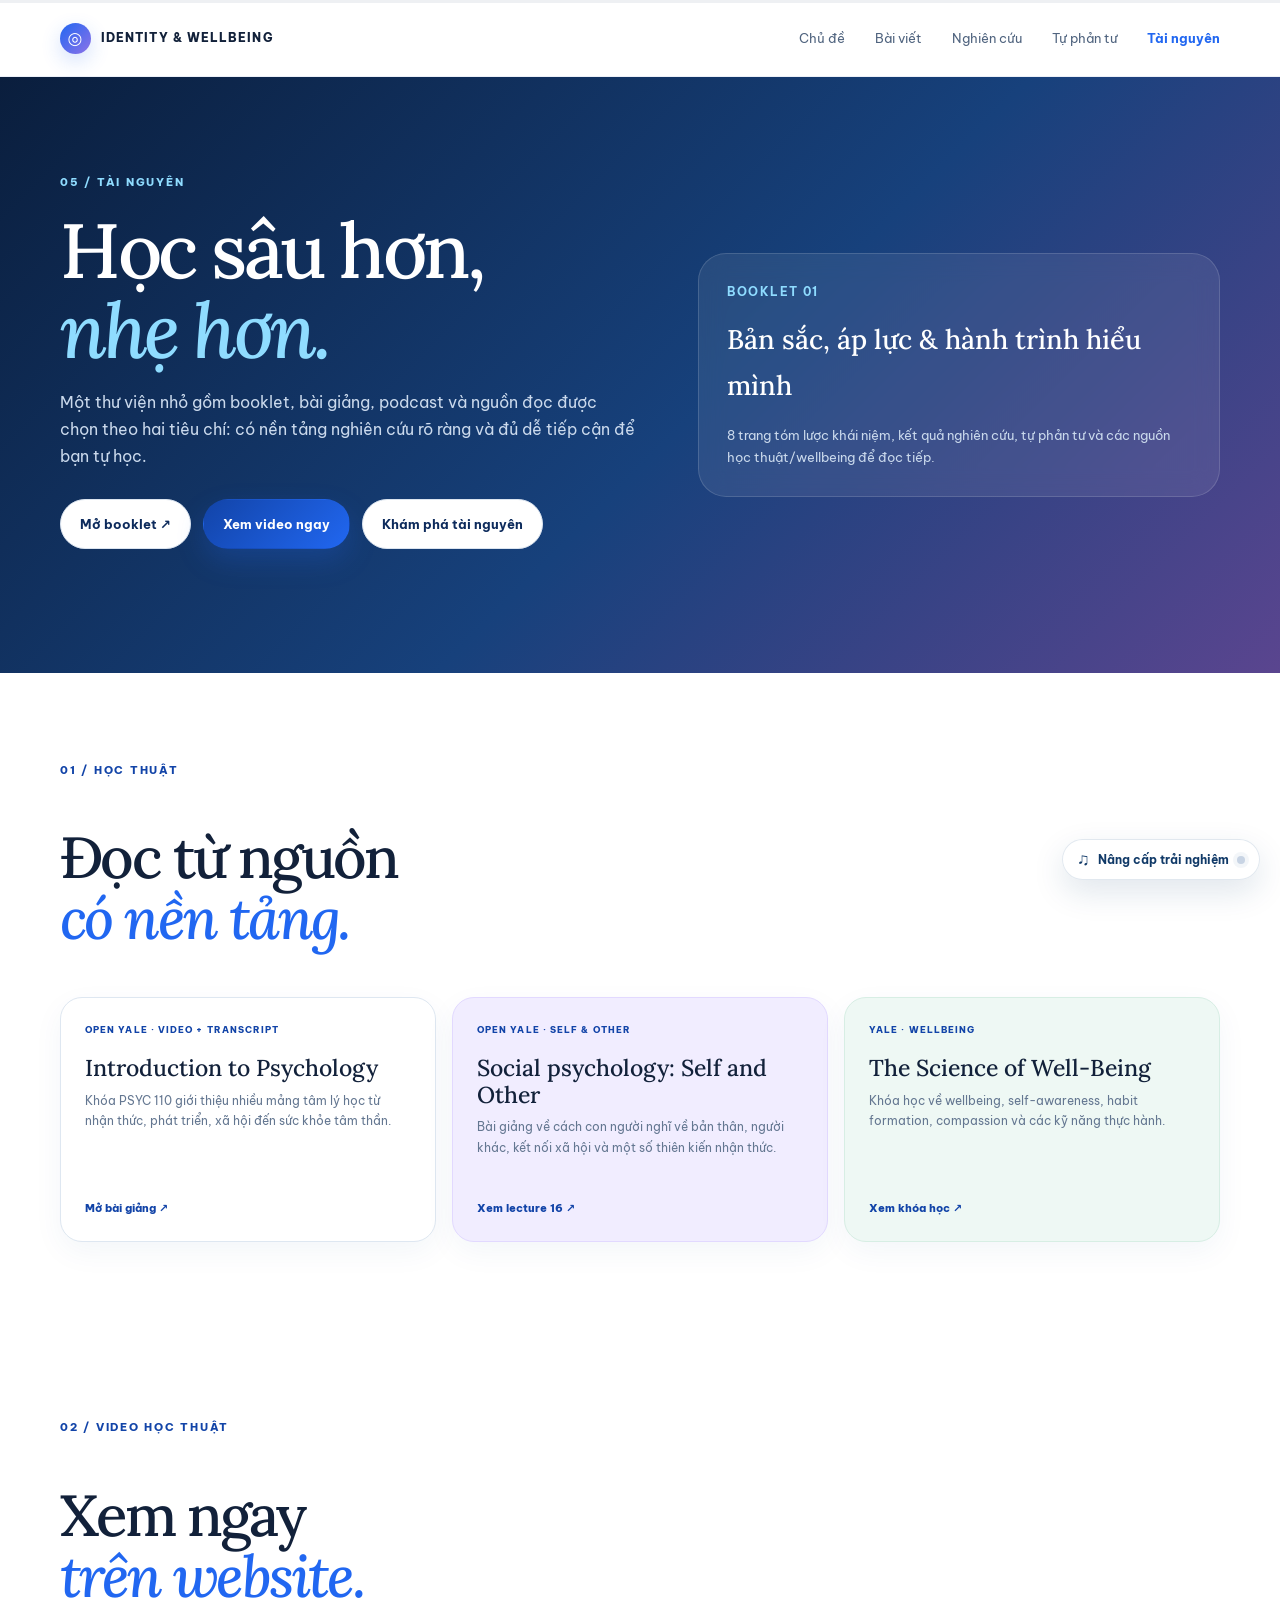
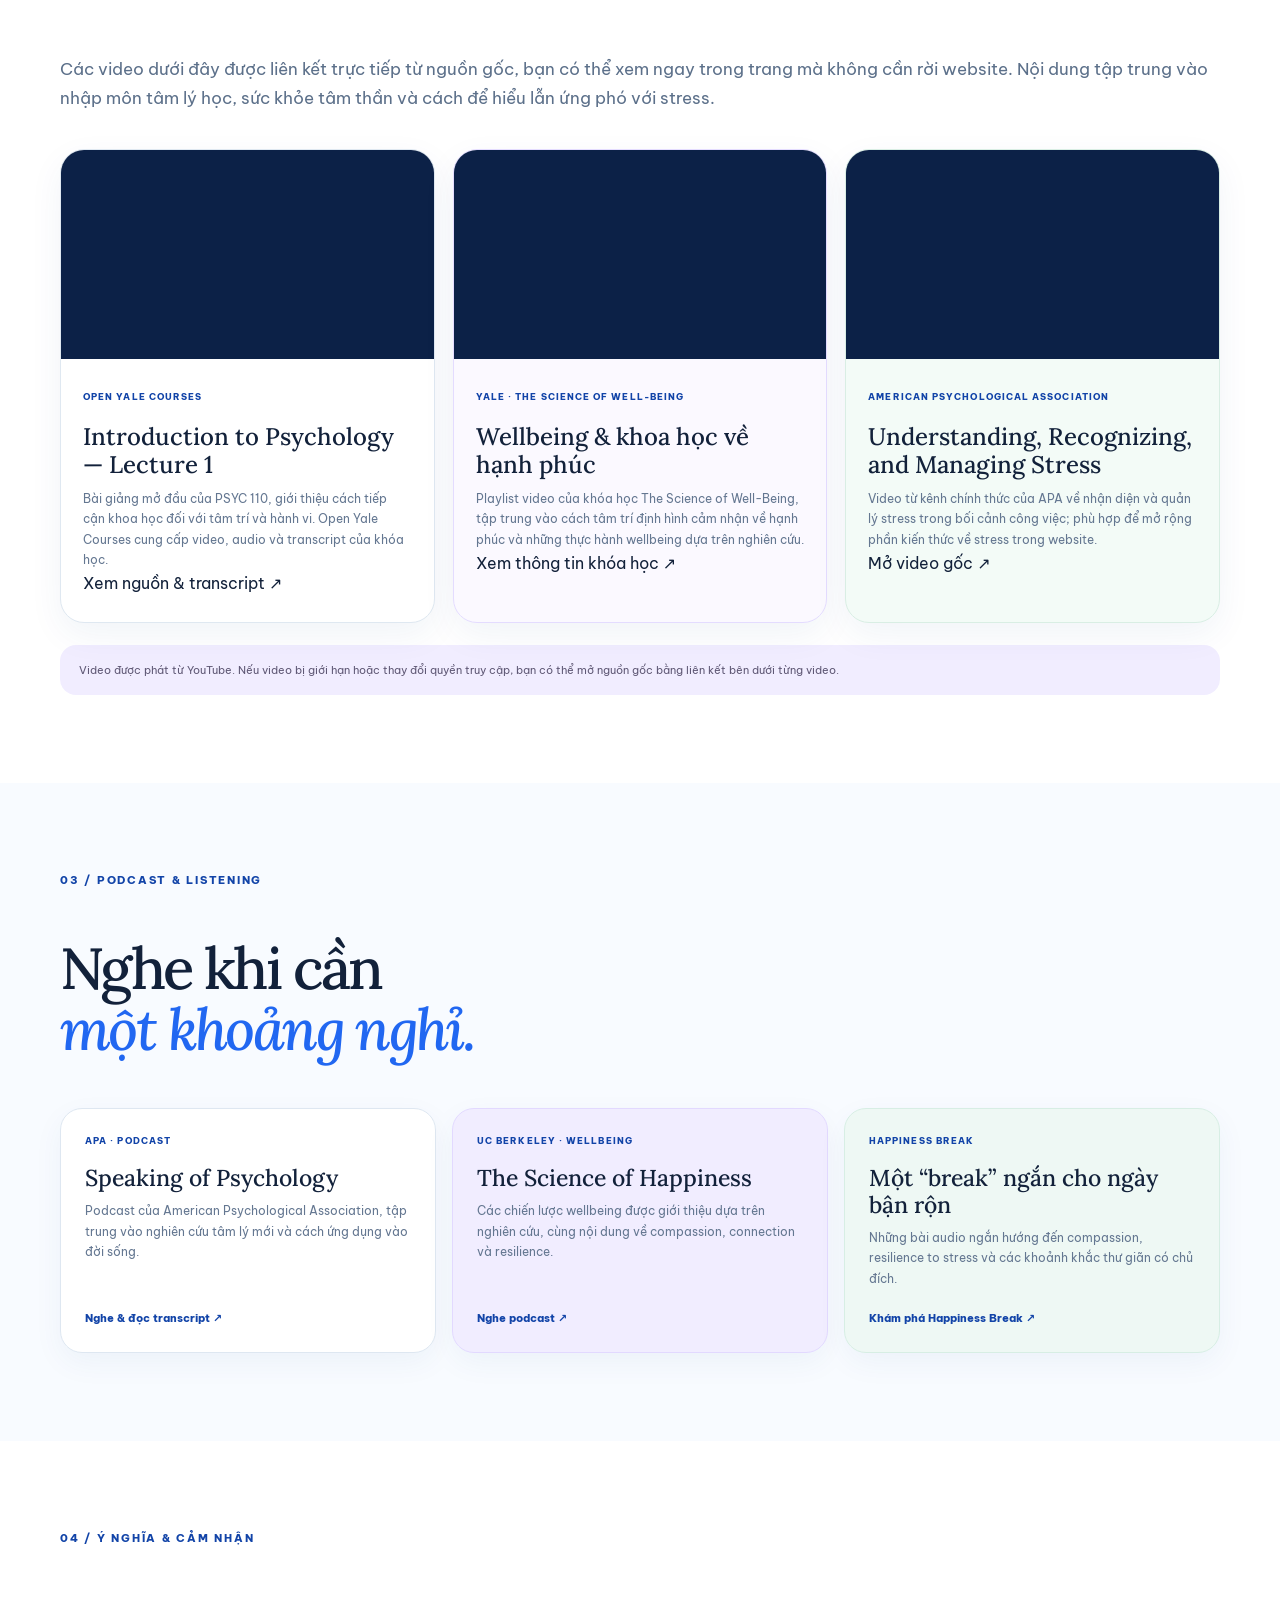
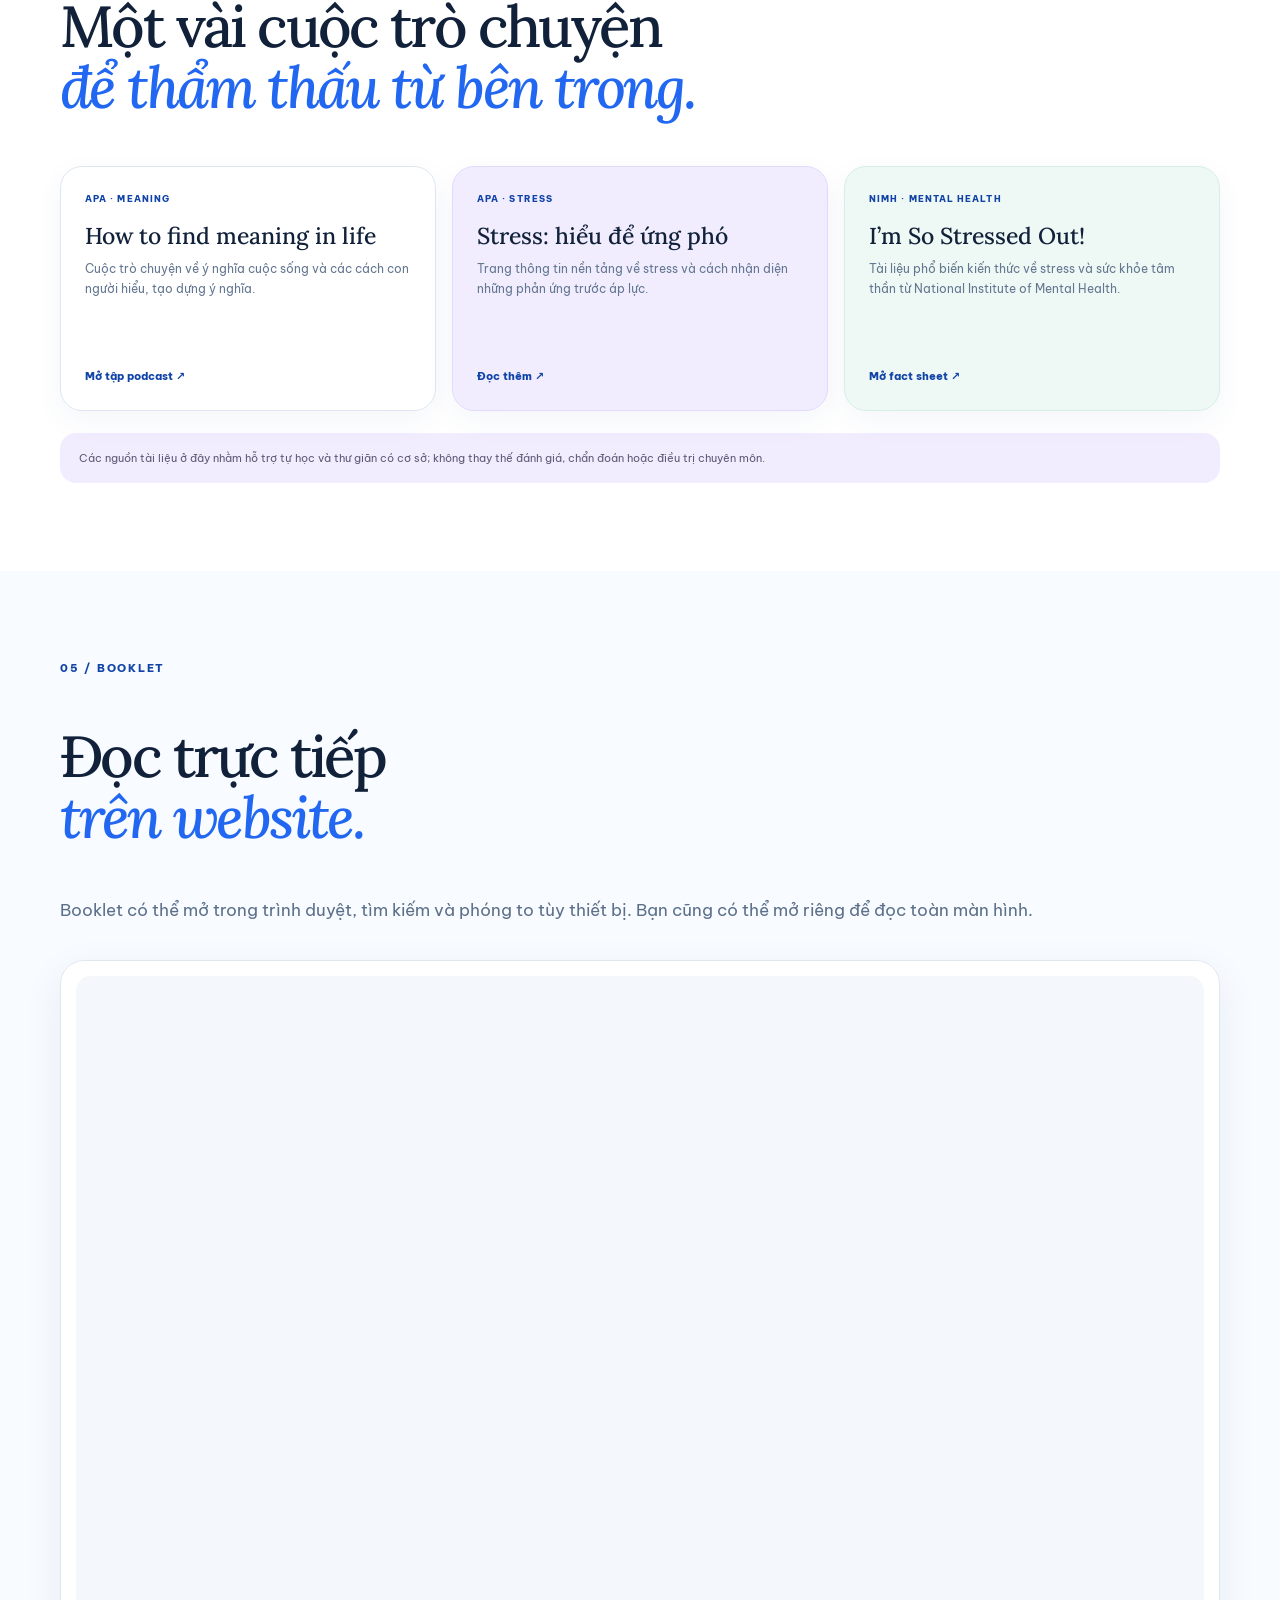
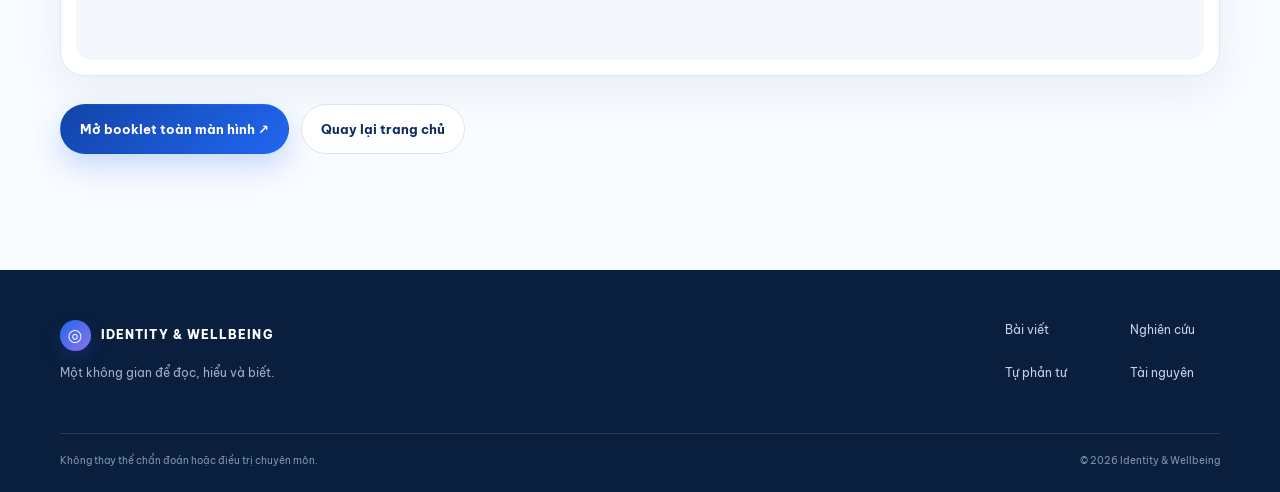
<file: tai-nguyen.html>
<!doctype html>
<html lang="vi">
<head>
<meta charset="utf-8" />
<meta name="viewport" content="width=device-width,initial-scale=1" />
<title>Tài nguyên | Identity & Wellbeing</title>
<meta name="description" content="Booklet, khóa học, video, podcast và tài nguyên học thuật về tâm lý học, bản sắc và sức khỏe tâm thần." />
<link rel="preconnect" href="https://fonts.googleapis.com" />
<link rel="preconnect" href="https://fonts.gstatic.com" crossorigin />
<link href="https://fonts.googleapis.com/css2?family=Be+Vietnam+Pro:wght@400;500;600;700;800&family=Lora:ital,wght@0,400;0,500;0,600;1,400;1,500&display=swap" rel="stylesheet" />
<link rel="stylesheet" href="style.css" />
</head>
<body>
<header class="site-header"><nav class="nav container"><a class="brand" href="index.html"><span class="brand-mark">◎</span><span>IDENTITY & WELLBEING</span></a><div class="nav-links"><a href="index.html#about">Chủ đề</a><a href="index.html#articles">Bài viết</a><a href="nghien-cuu.html">Nghiên cứu</a><a href="tu-phan-tu.html">Tự phản tư</a><a class="active-link" href="tai-nguyen.html">Tài nguyên</a></div><a class="mobile-back" href="index.html">← Trang chủ</a></nav></header>
<main>
<section class="resource-hero"><div class="container resource-hero-grid"><div><div class="section-kicker" style="color:#8fdcff">05 / TÀI NGUYÊN</div><h1>Học sâu hơn,<br/><em>nhẹ hơn.</em></h1><p>Một thư viện nhỏ gồm booklet, bài giảng, podcast và nguồn đọc được chọn theo hai tiêu chí: có nền tảng nghiên cứu rõ ràng và đủ dễ tiếp cận để bạn tự học.</p><div class="hero-actions"><a class="btn btn-light" href="booklet-ban-sac-stress.pdf" target="_blank" rel="noopener">Mở booklet ↗</a><a class="btn btn-primary" href="#video">Xem video ngay</a><a class="btn btn-light" href="#academic">Khám phá tài nguyên</a></div></div><div class="resource-hero-card"><b>BOOKLET 01</b><h3>Bản sắc, áp lực & hành trình hiểu mình</h3><p>8 trang tóm lược khái niệm, kết quả nghiên cứu, tự phản tư và các nguồn học thuật/wellbeing để đọc tiếp.</p></div></div></section>
<section class="resource-section" id="academic"><div class="container"><div class="section-kicker">01 / HỌC THUẬT</div><h2>Đọc từ nguồn<br/><em>có nền tảng.</em></h2><div class="resource-grid">
<a class="resource-card" href="https://oyc.yale.edu/introduction-psychology/psyc-110" target="_blank" rel="noopener"><span class="tag">OPEN YALE · VIDEO + TRANSCRIPT</span><h3>Introduction to Psychology</h3><p>Khóa PSYC 110 giới thiệu nhiều mảng tâm lý học từ nhận thức, phát triển, xã hội đến sức khỏe tâm thần.</p><span class="resource-link">Mở bài giảng ↗</span></a>
<a class="resource-card purple" href="https://oyc.yale.edu/psychology/psyc-110/lecture-16" target="_blank" rel="noopener"><span class="tag">OPEN YALE · SELF & OTHER</span><h3>Social psychology: Self and Other</h3><p>Bài giảng về cách con người nghĩ về bản thân, người khác, kết nối xã hội và một số thiên kiến nhận thức.</p><span class="resource-link">Xem lecture 16 ↗</span></a>
<a class="resource-card mint" href="https://www.coursera.org/learn/the-science-of-well-being" target="_blank" rel="noopener"><span class="tag">YALE · WELLBEING</span><h3>The Science of Well-Being</h3><p>Khóa học về wellbeing, self-awareness, habit formation, compassion và các kỹ năng thực hành.</p><span class="resource-link">Xem khóa học ↗</span></a>
</div></div></section>
<section class="resource-section video-section" id="video">
<div class="container">
<div class="section-kicker">02 / VIDEO HỌC THUẬT</div>
<h2>Xem ngay<br/><em>trên website.</em></h2>
<p class="lead-paragraph">Các video dưới đây được liên kết trực tiếp từ nguồn gốc, bạn có thể xem ngay trong trang mà không cần rời website. Nội dung tập trung vào nhập môn tâm lý học, sức khỏe tâm thần và cách để hiểu lẫn ứng phó với stress.</p>
<div class="video-grid">
  <article class="video-card">
    <div class="video-frame"><iframe src="https://www.youtube.com/embed/P3FKHH2RzjI?rel=0" title="Open Yale Courses - Introduction to Psychology, Lecture 1" loading="lazy" allow="accelerometer; autoplay; clipboard-write; encrypted-media; gyroscope; picture-in-picture; web-share" allowfullscreen></iframe></div>
    <div class="video-copy"><span class="tag">OPEN YALE COURSES</span><h3>Introduction to Psychology — Lecture 1</h3><p>Bài giảng mở đầu của PSYC 110, giới thiệu cách tiếp cận khoa học đối với tâm trí và hành vi. Open Yale Courses cung cấp video, audio và transcript của khóa học.</p><a class="resource-link" href="https://oyc.yale.edu/psychology/psyc-110/lecture-1" target="_blank" rel="noopener">Xem nguồn & transcript ↗</a></div>
  </article>
  <article class="video-card purple-video">
    <div class="video-frame"><iframe src="https://www.youtube.com/embed/videoseries?list=PLWHJHzhtiAuS30X_NfVz37vXfZ-T3XyFK" title="Yale - The Science of Well-Being course videos" loading="lazy" allow="accelerometer; autoplay; clipboard-write; encrypted-media; gyroscope; picture-in-picture; web-share" allowfullscreen></iframe></div>
    <div class="video-copy"><span class="tag">YALE · THE SCIENCE OF WELL-BEING</span><h3>Wellbeing & khoa học về hạnh phúc</h3><p>Playlist video của khóa học The Science of Well-Being, tập trung vào cách tâm trí định hình cảm nhận về hạnh phúc và những thực hành wellbeing dựa trên nghiên cứu.</p><a class="resource-link" href="https://online.yale.edu/courses/science-well-being" target="_blank" rel="noopener">Xem thông tin khóa học ↗</a></div>
  </article>
  <article class="video-card mint-video">
    <div class="video-frame"><iframe src="https://www.youtube.com/embed/XqFzXUsC6rE?rel=0" title="American Psychological Association - Understanding, Recognizing, and Managing Stress in the Workplace" loading="lazy" allow="accelerometer; autoplay; clipboard-write; encrypted-media; gyroscope; picture-in-picture; web-share" allowfullscreen></iframe></div>
    <div class="video-copy"><span class="tag">AMERICAN PSYCHOLOGICAL ASSOCIATION</span><h3>Understanding, Recognizing, and Managing Stress</h3><p>Video từ kênh chính thức của APA về nhận diện và quản lý stress trong bối cảnh công việc; phù hợp để mở rộng phần kiến thức về stress trong website.</p><a class="resource-link" href="https://www.youtube.com/watch?v=XqFzXUsC6rE" target="_blank" rel="noopener">Mở video gốc ↗</a></div>
  </article>
</div>
<div class="resource-note">Video được phát từ YouTube. Nếu video bị giới hạn hoặc thay đổi quyền truy cập, bạn có thể mở nguồn gốc bằng liên kết bên dưới từng video.</div>
</div>
</section>
<section class="resource-section" style="background:#f8fbff"><div class="container"><div class="section-kicker">03 / PODCAST & LISTENING</div><h2>Nghe khi cần<br/><em>một khoảng nghỉ.</em></h2><div class="resource-grid">
<a class="resource-card" href="https://www.apa.org/speakingofpsychology" target="_blank" rel="noopener"><span class="tag">APA · PODCAST</span><h3>Speaking of Psychology</h3><p>Podcast của American Psychological Association, tập trung vào nghiên cứu tâm lý mới và cách ứng dụng vào đời sống.</p><span class="resource-link">Nghe & đọc transcript ↗</span></a>
<a class="resource-card purple" href="https://greatergood.berkeley.edu/podcasts/series/the_science_of_happiness" target="_blank" rel="noopener"><span class="tag">UC BERKELEY · WELLBEING</span><h3>The Science of Happiness</h3><p>Các chiến lược wellbeing được giới thiệu dựa trên nghiên cứu, cùng nội dung về compassion, connection và resilience.</p><span class="resource-link">Nghe podcast ↗</span></a>
<a class="resource-card mint" href="https://greatergood.berkeley.edu/podcasts" target="_blank" rel="noopener"><span class="tag">HAPPINESS BREAK</span><h3>Một “break” ngắn cho ngày bận rộn</h3><p>Những bài audio ngắn hướng đến compassion, resilience to stress và các khoảnh khắc thư giãn có chủ đích.</p><span class="resource-link">Khám phá Happiness Break ↗</span></a>
</div></div></section>
<section class="resource-section"><div class="container"><div class="section-kicker">04 / Ý NGHĨA & CẢM NHẬN </div><h2>Một vài cuộc trò chuyện <br/><em>để thẩm thấu từ bên trong.</em></h2><div class="resource-grid">
<a class="resource-card" href="https://www.apa.org/news/podcasts/speaking-of-psychology/life-meaning" target="_blank" rel="noopener"><span class="tag">APA · MEANING</span><h3>How to find meaning in life</h3><p>Cuộc trò chuyện về ý nghĩa cuộc sống và các cách con người hiểu, tạo dựng ý nghĩa.</p><span class="resource-link">Mở tập podcast ↗</span></a>
<a class="resource-card purple" href="https://www.apa.org/topics/stress" target="_blank" rel="noopener"><span class="tag">APA · STRESS</span><h3>Stress: hiểu để ứng phó</h3><p>Trang thông tin nền tảng về stress và cách nhận diện những phản ứng trước áp lực.</p><span class="resource-link">Đọc thêm ↗</span></a>
<a class="resource-card mint" href="https://www.nimh.nih.gov/health/publications/so-stressed-out-fact-sheet" target="_blank" rel="noopener"><span class="tag">NIMH · MENTAL HEALTH</span><h3>I’m So Stressed Out!</h3><p>Tài liệu phổ biến kiến thức về stress và sức khỏe tâm thần từ National Institute of Mental Health.</p><span class="resource-link">Mở fact sheet ↗</span></a>
</div><div class="resource-note">Các nguồn tài liệu ở đây nhằm hỗ trợ tự học và thư giãn có cơ sở; không thay thế đánh giá, chẩn đoán hoặc điều trị chuyên môn.</div></div></section>
<section class="resource-section" style="background:#f8fbff"><div class="container"><div class="section-kicker">05 / BOOKLET</div><h2>Đọc trực tiếp<br/><em>trên website.</em></h2><p class="lead-paragraph">Booklet có thể mở trong trình duyệt, tìm kiếm và phóng to tùy thiết bị. Bạn cũng có thể mở riêng để đọc toàn màn hình.</p><div class="booklet-viewer"><iframe src="booklet-ban-sac-stress.pdf#view=FitH" title="Booklet Bản sắc, áp lực & hành trình hiểu mình"></iframe></div><div class="hero-actions"><a class="btn btn-primary" href="booklet-ban-sac-stress.pdf" target="_blank" rel="noopener">Mở booklet toàn màn hình ↗</a><a class="btn btn-light" href="index.html">Quay lại trang chủ</a></div></div></section>
</main>
<footer class="footer"><div class="container footer-top"><div><a class="brand footer-brand" href="index.html"><span class="brand-mark">◎</span><span>IDENTITY & WELLBEING</span></a><p>Một không gian để đọc, hiểu và biết.</p></div><div class="footer-links"><a href="index.html#articles">Bài viết</a><a href="nghien-cuu.html">Nghiên cứu</a><a href="tu-phan-tu.html">Tự phản tư</a><a href="tai-nguyen.html">Tài nguyên</a></div></div><div class="container footer-bottom"><span>Không thay thế chẩn đoán hoặc điều trị chuyên môn.</span><span>© 2026 Identity & Wellbeing</span></div></footer>
  <script src="ambient.js"></script>
</body>
</html>
</file>
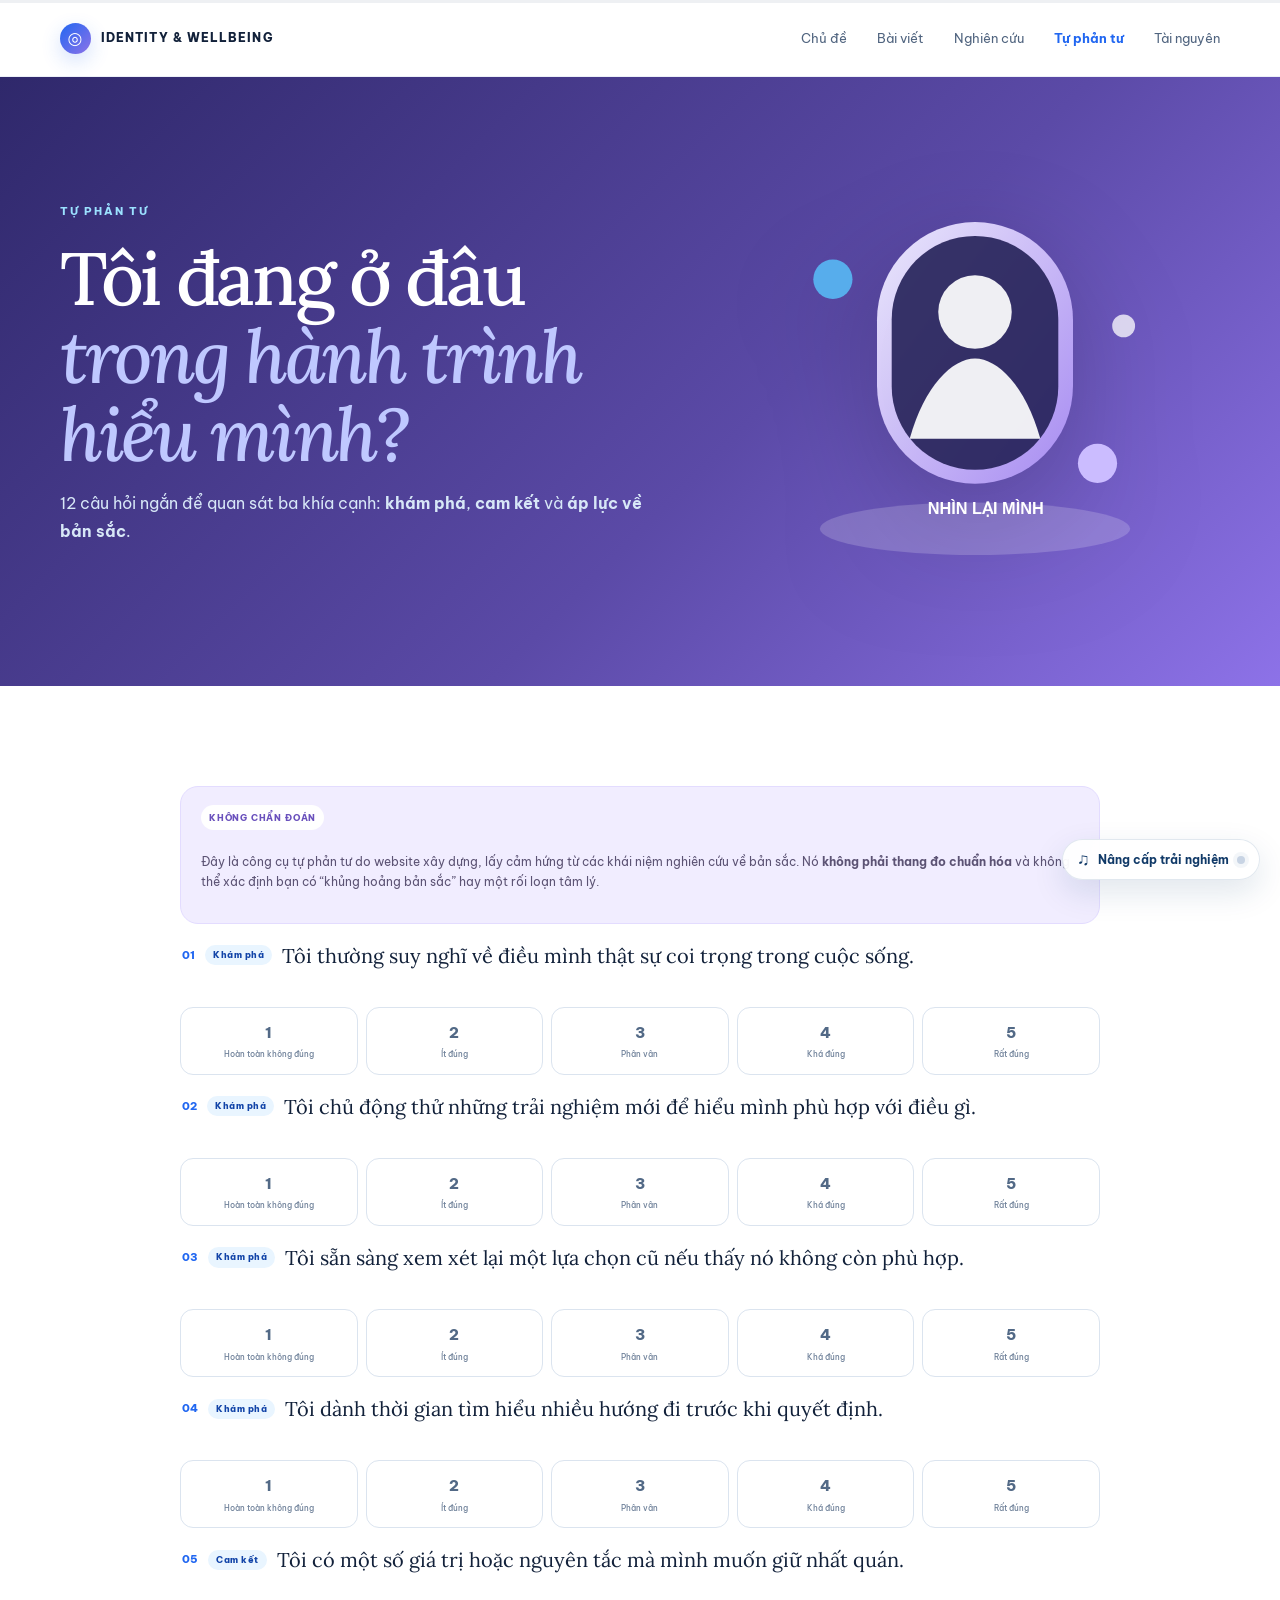
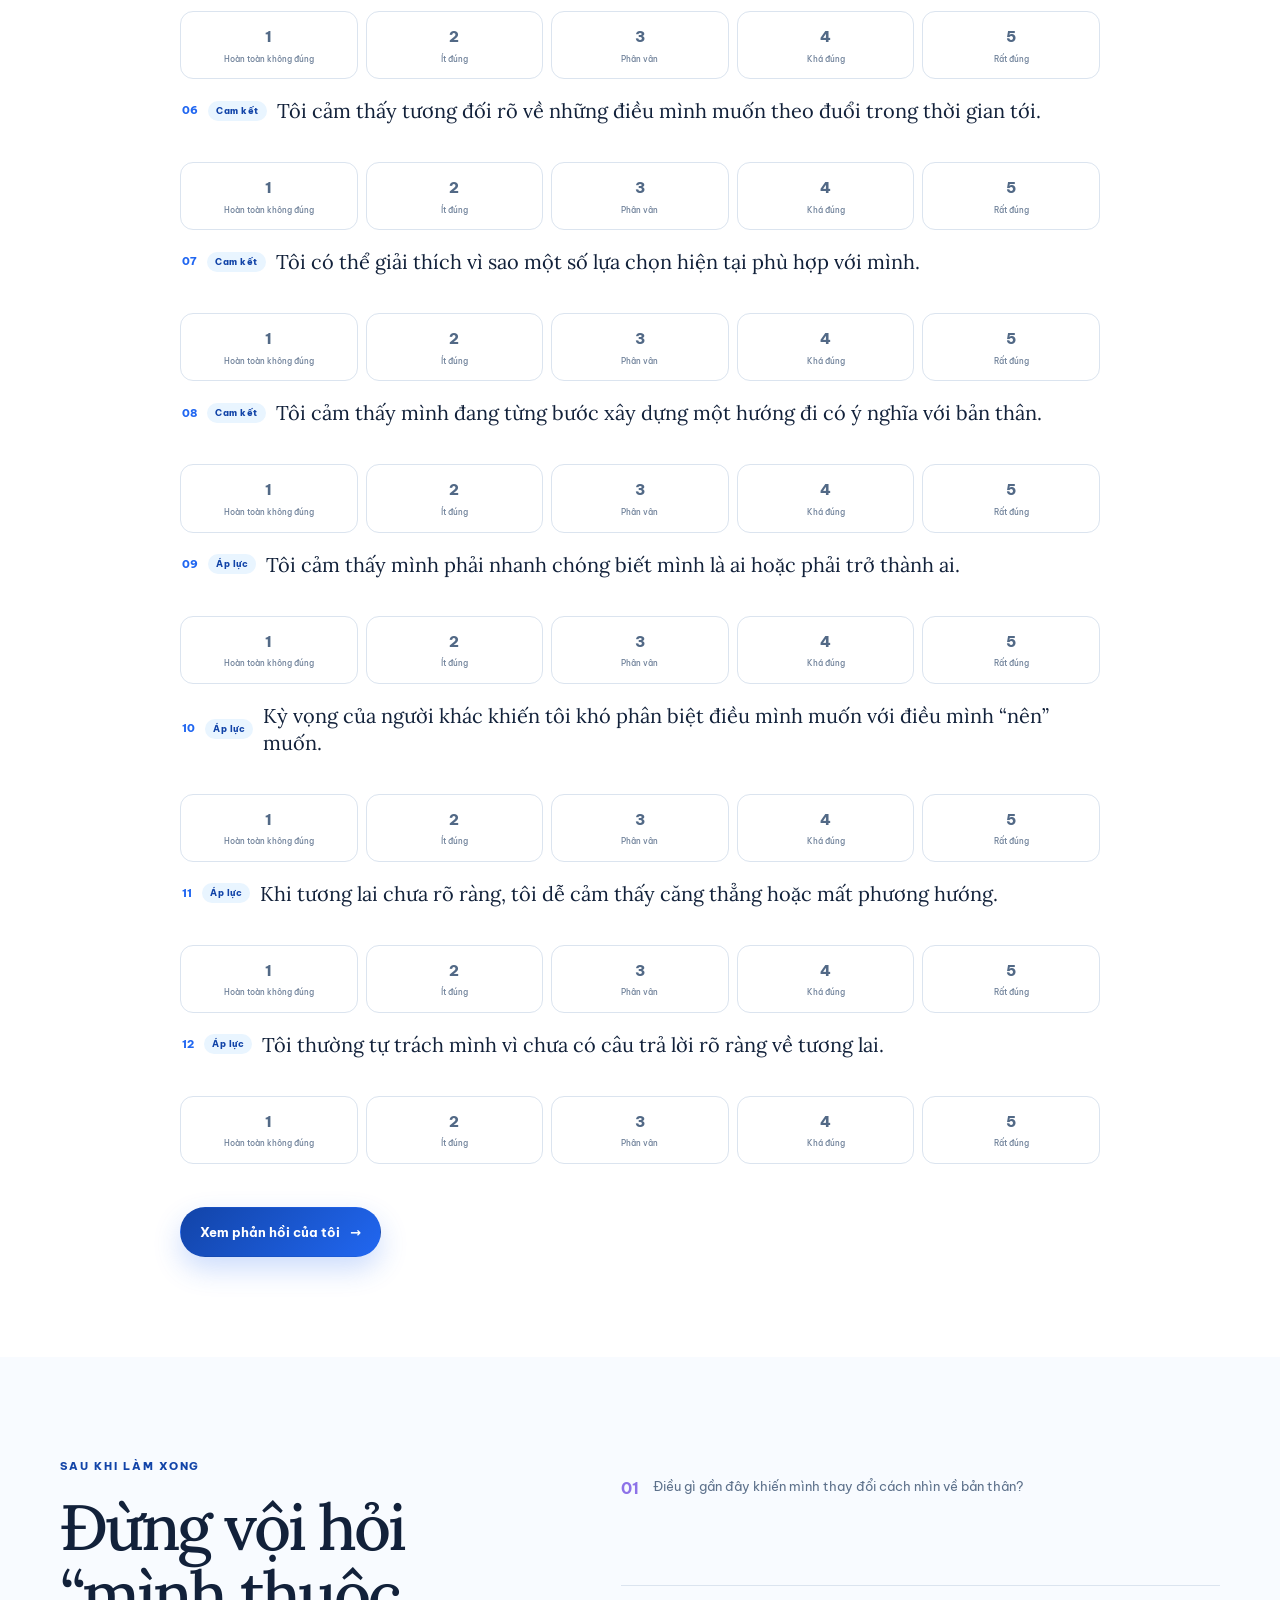
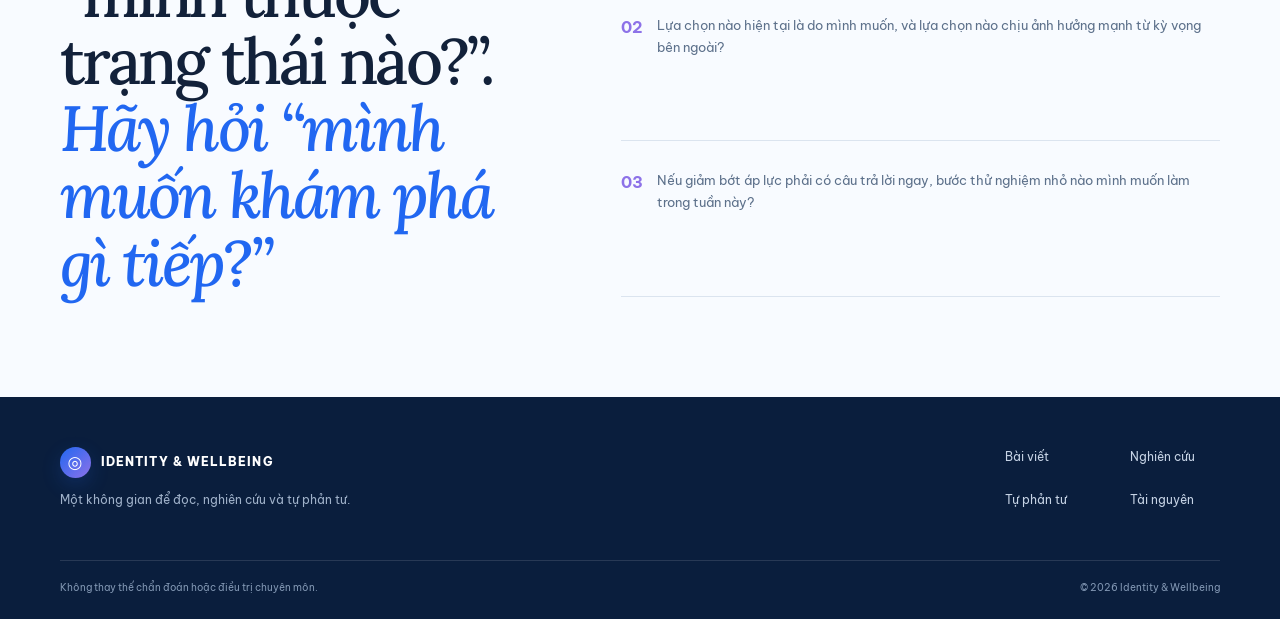
<file: tu-phan-tu.html>
<!DOCTYPE html>
<html lang="vi">
<head>
  <meta charset="UTF-8" />
  <meta name="viewport" content="width=device-width, initial-scale=1.0" />
  <meta name="description" content="Bài tự phản tư về khám phá bản thân, cam kết và áp lực liên quan đến bản sắc." />
  <title>Tự phản tư — Identity & Wellbeing</title>
  <link rel="preconnect" href="https://fonts.googleapis.com" />
  <link rel="preconnect" href="https://fonts.gstatic.com" crossorigin />
  <link href="https://fonts.googleapis.com/css2?family=Be+Vietnam+Pro:wght@400;500;600;700;800&family=Lora:ital,wght@0,400;0,500;0,600;1,400;1,500&display=swap" rel="stylesheet" />
  <link rel="stylesheet" href="style.css" />
</head>
<body class="inner-page">
  <header class="site-header"><nav class="nav container"><a class="brand" href="index.html"><span class="brand-mark">◎</span><span>IDENTITY & WELLBEING</span></a><div class="nav-links"><a href="index.html#about">Chủ đề</a><a href="index.html#articles">Bài viết</a><a href="nghien-cuu.html">Nghiên cứu</a><a class="active-link" href="tu-phan-tu.html">Tự phản tư</a><a href="tai-nguyen.html">Tài nguyên</a></div><a class="mobile-back" href="index.html">← Trang chủ</a></nav></header>

  <main>
    <section class="page-hero purple-hero section-pad">
      <div class="container page-hero-grid">
        <div><div class="section-kicker light-kicker">TỰ PHẢN TƯ</div><h1>Tôi đang ở đâu<br /><em>trong hành trình hiểu mình?</em></h1><p>12 câu hỏi ngắn để quan sát ba khía cạnh: <strong>khám phá</strong>, <strong>cam kết</strong> và <strong>áp lực về bản sắc</strong>.</p></div>
        <img class="page-hero-art" src="reflection-mirror.svg" alt="Minh họa chiếc gương phản chiếu bản thân" /></div>
    </section>

    <section class="section-pad">
      <div class="container quiz-shell">
        <div class="quiz-intro"><span class="quiz-badge">KHÔNG CHẨN ĐOÁN</span><p>Đây là công cụ tự phản tư do website xây dựng, lấy cảm hứng từ các khái niệm nghiên cứu về bản sắc. Nó <strong>không phải thang đo chuẩn hóa</strong> và không thể xác định bạn có “khủng hoảng bản sắc” hay một rối loạn tâm lý.</p></div>
        <form id="reflectionForm" class="quiz-form">
          <div id="questions"></div>
          <button class="btn btn-primary quiz-submit" type="submit">Xem phản hồi của tôi <span>→</span></button>
        </form>
        <div id="quizResult" class="quiz-result" aria-live="polite"></div>
      </div>
    </section>

    <section class="soft-section section-pad">
      <div class="container reflection-prompts">
        <div><div class="section-kicker">SAU KHI LÀM XONG</div><h2>Đừng vội hỏi “mình thuộc trạng thái nào?”.<br /><em>Hãy hỏi “mình muốn khám phá gì tiếp?”</em></h2></div>
        <div class="prompt-list"><div><b>01</b><p>Điều gì gần đây khiến mình thay đổi cách nhìn về bản thân?</p></div><div><b>02</b><p>Lựa chọn nào hiện tại là do mình muốn, và lựa chọn nào chịu ảnh hưởng mạnh từ kỳ vọng bên ngoài?</p></div><div><b>03</b><p>Nếu giảm bớt áp lực phải có câu trả lời ngay, bước thử nghiệm nhỏ nào mình muốn làm trong tuần này?</p></div></div>
      </div>
    </section>
  </main>

  <footer class="footer"><div class="container footer-top"><div><a class="brand footer-brand" href="index.html"><span class="brand-mark">◎</span><span>IDENTITY & WELLBEING</span></a><p>Một không gian để đọc, nghiên cứu và tự phản tư.</p></div><div class="footer-links"><a href="index.html#articles">Bài viết</a><a href="nghien-cuu.html">Nghiên cứu</a><a href="tu-phan-tu.html">Tự phản tư</a><a href="tai-nguyen.html">Tài nguyên</a></div></div><div class="container footer-bottom"><span>Không thay thế chẩn đoán hoặc điều trị chuyên môn.</span><span>© 2026 Identity & Wellbeing</span></div></footer>

  <script>
    const questions = [
      ['Khám phá', 'Tôi thường suy nghĩ về điều mình thật sự coi trọng trong cuộc sống.', 'explore'],
      ['Khám phá', 'Tôi chủ động thử những trải nghiệm mới để hiểu mình phù hợp với điều gì.', 'explore'],
      ['Khám phá', 'Tôi sẵn sàng xem xét lại một lựa chọn cũ nếu thấy nó không còn phù hợp.', 'explore'],
      ['Khám phá', 'Tôi dành thời gian tìm hiểu nhiều hướng đi trước khi quyết định.', 'explore'],
      ['Cam kết', 'Tôi có một số giá trị hoặc nguyên tắc mà mình muốn giữ nhất quán.', 'commit'],
      ['Cam kết', 'Tôi cảm thấy tương đối rõ về những điều mình muốn theo đuổi trong thời gian tới.', 'commit'],
      ['Cam kết', 'Tôi có thể giải thích vì sao một số lựa chọn hiện tại phù hợp với mình.', 'commit'],
      ['Cam kết', 'Tôi cảm thấy mình đang từng bước xây dựng một hướng đi có ý nghĩa với bản thân.', 'commit'],
      ['Áp lực', 'Tôi cảm thấy mình phải nhanh chóng biết mình là ai hoặc phải trở thành ai.', 'pressure'],
      ['Áp lực', 'Kỳ vọng của người khác khiến tôi khó phân biệt điều mình muốn với điều mình “nên” muốn.', 'pressure'],
      ['Áp lực', 'Khi tương lai chưa rõ ràng, tôi dễ cảm thấy căng thẳng hoặc mất phương hướng.', 'pressure'],
      ['Áp lực', 'Tôi thường tự trách mình vì chưa có câu trả lời rõ ràng về tương lai.', 'pressure']
    ];

    const questionsWrap = document.getElementById('questions');
    questions.forEach((q, i) => {
      const field = document.createElement('fieldset');
      field.className = 'question-card';
      field.innerHTML = `<legend><span>${String(i + 1).padStart(2,'0')}</span><small>${q[0]}</small>${q[1]}</legend><div class="scale-row"><label><input required type="radio" name="q${i}" value="1">1<span>Hoàn toàn không đúng</span></label><label><input type="radio" name="q${i}" value="2">2<span>Ít đúng</span></label><label><input type="radio" name="q${i}" value="3">3<span>Phân vân</span></label><label><input type="radio" name="q${i}" value="4">4<span>Khá đúng</span></label><label><input type="radio" name="q${i}" value="5">5<span>Rất đúng</span></label></div>`;
      questionsWrap.appendChild(field);
    });

    document.getElementById('reflectionForm').addEventListener('submit', (e) => {
      e.preventDefault();
      const data = new FormData(e.target);
      const sums = { explore: 0, commit: 0, pressure: 0 };
      questions.forEach((q, i) => sums[q[2]] += Number(data.get(`q${i}`)));
      const avgExplore = (sums.explore / 4).toFixed(1);
      const avgCommit = (sums.commit / 4).toFixed(1);
      const avgPressure = (sums.pressure / 4).toFixed(1);
      const result = document.getElementById('quizResult');
      let message = '';
      if (Number(avgPressure) >= 3.8) message = 'Bạn đang ghi nhận khá nhiều áp lực quanh câu chuyện “mình phải là ai / phải biết gì về tương lai”. Hãy ưu tiên các bước nhỏ, giảm yêu cầu phải có câu trả lời ngay và tìm một người an toàn để trò chuyện nếu áp lực kéo dài.';
      else if (Number(avgExplore) >= 3.8 && Number(avgCommit) < 3.2) message = 'Bạn có xu hướng khám phá khá mạnh trong khi cam kết vẫn đang hình thành. Điều này có thể phù hợp với một giai đoạn thử nghiệm và thu thập thêm thông tin, thay vì phải ép mình quyết định ngay.';
      else if (Number(avgCommit) >= 3.8) message = 'Bạn đang ghi nhận cảm giác cam kết tương đối rõ với một số giá trị hoặc hướng đi. Vẫn có thể tiếp tục điều chỉnh chúng khi hoàn cảnh và bản thân thay đổi.';
      else message = 'Điểm số cho thấy bạn đang có một trạng thái tương đối cân bằng giữa khám phá, cam kết và áp lực. Hãy xem kết quả như một lát cắt của thời điểm hiện tại.';
      result.innerHTML = `<div class="result-head"><span>KẾT QUẢ TỰ PHẢN TƯ</span><button type="button" onclick="window.scrollTo({top:document.body.scrollHeight,behavior:'smooth'})">↓</button></div><div class="score-grid"><div><b>${avgExplore}</b><span>Khám phá / 5</span></div><div><b>${avgCommit}</b><span>Cam kết / 5</span></div><div><b>${avgPressure}</b><span>Áp lực / 5</span></div></div><p>${message}</p><small>Kết quả không phải chẩn đoán tâm lý. Nếu căng thẳng hoặc cảm giác bế tắc đang ảnh hưởng đáng kể đến đời sống, hãy cân nhắc tìm hỗ trợ chuyên môn.</small>`;
      result.classList.add('show');
    });
  </script>
  <script src="ambient.js"></script>
</body>
</html>
</file>
<file: style.css>
:root{
  --blue-950:#0a1e3d; --blue-900:#0d2b5c; --blue-700:#1244a8; --blue:#2167f1; --blue-500:#58c7ff; --blue-100:#e9f5ff;
  --purple:#8d72e8; --purple-100:#f1edff; --purple-200:#d9d0ff;
  --ink:#12213a; --muted:#60718a; --line:#dbe4ef; --paper:#f8fbff; --white:#fff;
  --shadow:0 18px 55px rgba(24,65,130,.12); --radius:24px;
}
*{box-sizing:border-box} html{scroll-behavior:smooth} body{margin:0;color:var(--ink);background:var(--white);font-family:"Be Vietnam Pro",system-ui,-apple-system,"Segoe UI",Roboto,"Helvetica Neue",Arial,sans-serif;line-height:1.7} a{text-decoration:none;color:inherit} button,input{font:inherit} img{max-width:100%;display:block}.container{width:min(1160px,calc(100% - 44px));margin:0 auto}.narrow-wrap{width:min(1000px,calc(100% - 44px))}.section-pad{padding:100px 0}.site-header{position:sticky;top:0;z-index:50;background:rgba(255,255,255,.92);border-bottom:1px solid rgba(18,68,168,.08);backdrop-filter:blur(16px)}.nav{height:76px;display:flex;align-items:center;justify-content:space-between;gap:30px}.brand{display:flex;align-items:center;gap:10px;font-weight:800;letter-spacing:.09em;font-size:12px}.brand-mark{display:grid;place-items:center;width:31px;height:31px;border-radius:50%;background:linear-gradient(135deg,var(--blue),var(--purple));color:white;font-size:17px;box-shadow:0 7px 20px rgba(33,103,241,.2)}.nav-links{display:flex;align-items:center;gap:30px;font-size:13px;color:#50647f}.nav-links a:hover,.nav-links .active-link{color:var(--blue);font-weight:700}.menu-btn,.mobile-back{display:none}.hero{padding-top:82px;background:linear-gradient(135deg,#fff 0%,#eff8ff 58%,#f4f0ff 100%);overflow:hidden}.hero-grid{display:grid;grid-template-columns:1.05fr .95fr;align-items:center;min-height:640px;gap:45px}.eyebrow,.section-kicker{font-size:11px;letter-spacing:.16em;font-weight:800;color:var(--blue-700)}.hero h1,.page-hero h1,h2{font-family:"Lora",Georgia,serif;font-weight:500;letter-spacing:-.045em;line-height:1.05}.hero h1{font-size:clamp(54px,6.1vw,86px);margin:18px 0 25px}.hero h1 em,h2 em,.page-hero h1 em{font-style:italic;color:var(--blue)}.hero-lead{max-width:640px;color:#516680;font-size:17px}.hero-lead strong{color:var(--blue-900)}.hero-actions{display:flex;gap:12px;flex-wrap:wrap;margin:28px 0}.btn{display:inline-flex;align-items:center;justify-content:center;gap:10px;padding:13px 19px;border-radius:999px;font-weight:700;font-size:13px;border:1px solid transparent;cursor:pointer;transition:.2s ease}.btn-primary{background:linear-gradient(135deg,var(--blue-700),var(--blue));color:#fff;box-shadow:0 12px 28px rgba(33,103,241,.23)}.btn-primary:hover{transform:translateY(-2px);box-shadow:0 16px 35px rgba(33,103,241,.27)}.btn-light{background:#fff;border-color:var(--line);color:var(--blue-900)}.btn-light:hover{border-color:#b8d4ef;transform:translateY(-2px)}.hero-mini-stats{display:flex;gap:26px;flex-wrap:wrap;margin-top:44px}.hero-mini-stats div{display:grid;gap:2px}.hero-mini-stats b{font-size:20px;color:var(--blue-700)}.hero-mini-stats span{font-size:10px;color:#6c7e95;text-transform:uppercase;letter-spacing:.08em}.hero-visual{position:relative;min-height:560px;display:grid;place-items:center}.hero-visual img{width:min(560px,100%);position:relative;z-index:2;filter:drop-shadow(0 30px 55px rgba(33,103,241,.14))}.glow{position:absolute;border-radius:50%;filter:blur(18px)}.glow-a{width:230px;height:230px;background:rgba(88,199,255,.25);top:18%;right:8%}.glow-b{width:210px;height:210px;background:rgba(141,114,232,.22);bottom:6%;left:6%}.visual-chip{position:absolute;z-index:3;padding:9px 12px;border:1px solid rgba(255,255,255,.75);background:rgba(255,255,255,.84);backdrop-filter:blur(10px);border-radius:999px;box-shadow:var(--shadow);font-size:10px;font-weight:800;letter-spacing:.08em}.chip-one{top:18%;left:5%;color:var(--blue-700)}.chip-two{top:61%;right:2%;color:#6d54c5}.chip-three{bottom:10%;left:17%;color:#1d6f93}.about{background:#fff}.about-grid{display:grid;grid-template-columns:1.1fr .9fr;gap:80px;margin-top:25px}.about h2{font-size:clamp(39px,4.6vw,68px);margin:0}.lead-paragraph{font-size:17px;color:#5c708a}.about-copy{padding-top:14px;color:#60718a;font-size:15px}.about-copy p{margin-top:0}.about-copy p+p{margin-top:15px}.text-link{display:inline-flex;gap:9px;color:var(--blue-700);font-weight:800;font-size:13px;margin-top:12px}.text-link:hover{gap:13px}.topic-strip{background:var(--blue-900);color:#fff}.topic-grid{display:grid;grid-template-columns:repeat(4,1fr)}.topic-cell{padding:40px 28px;border-right:1px solid rgba(255,255,255,.13)}.topic-cell:first-child{padding-left:0}.topic-cell:last-child{border-right:0}.topic-number{font-size:10px;color:#8fdcff;font-weight:800;letter-spacing:.16em}.topic-cell h3{font-family:"Lora",Georgia,serif;font-weight:500;font-size:25px;margin:11px 0 6px}.topic-cell p{margin:0;color:#b8c9e1;font-size:13px}.articles{background:var(--paper)}.section-head{display:flex;align-items:end;justify-content:space-between;gap:40px}.section-head h2,.research-preview h2,.self-check-banner h2,.resources h2,.content-grid h2,.reflection-prompts h2{font-size:clamp(40px,5vw,66px);margin:18px 0 0}.search-area{min-width:280px}.search-area label{display:block;font-size:10px;font-weight:800;letter-spacing:.13em;color:#74879f;margin-bottom:8px}.search-box{display:flex;align-items:center;border-bottom:1px solid #8ea1ba}.search-box input{width:100%;border:0;outline:0;background:transparent;padding:10px 0;color:var(--ink)}.search-box span{font-size:22px;color:var(--blue-700)}.filters{display:flex;flex-wrap:wrap;gap:9px;margin:35px 0 26px}.filter{background:#fff;border:1px solid var(--line);border-radius:999px;padding:8px 14px;font-size:11px;color:#56708f;cursor:pointer}.filter.active{background:var(--blue-700);border-color:var(--blue-700);color:#fff}.article-grid{display:grid;grid-template-columns:repeat(3,1fr);gap:18px}.article-card{background:#fff;border:1px solid #e1e9f2;padding:25px;min-height:350px;display:flex;flex-direction:column;border-radius:var(--radius);box-shadow:0 4px 18px rgba(35,76,135,.03);transition:transform .2s ease,box-shadow .2s ease}.article-card:hover{transform:translateY(-5px);box-shadow:var(--shadow)}.article-card.featured{grid-column:span 2;display:grid;grid-template-columns:.86fr 1.14fr;column-gap:26px;align-content:start;background:linear-gradient(135deg,#eff8ff,#fff)}.article-card.featured .article-illustration{grid-row:span 5;align-self:stretch}.article-illustration{margin:-25px -25px 20px;overflow:hidden;border-radius:22px 22px 0 0;background:#eef7ff}.article-illustration img{width:100%;height:100%;object-fit:cover}.card-meta{display:flex;justify-content:space-between;gap:10px;align-items:center;font-size:10px;color:#7b8da4;text-transform:uppercase;letter-spacing:.06em}.pill{background:var(--blue-100);color:var(--blue-700);padding:5px 8px;border-radius:999px;font-weight:800}.pill-purple{background:var(--purple-100);color:#6b52bd}.pill-blue{background:#e7f3ff;color:#1c6b97}.article-card h3{font-family:"Lora",Georgia,serif;font-weight:500;font-size:27px;line-height:1.13;letter-spacing:-.03em;margin:30px 0 10px}.article-card p{color:#60718a;font-size:13px;margin:0}.read-more{margin-top:auto;align-self:flex-start;padding:22px 0 0;background:none;border:0;color:var(--blue-700);font-weight:800;font-size:12px;cursor:pointer}.read-more span{margin-left:7px}.no-results{display:none;padding:40px 0;color:#71839b}.self-check-banner{background:linear-gradient(135deg,var(--blue-900),#173f86 55%,#3e2d78);color:#fff;padding:90px 0}.self-check-grid{display:grid;grid-template-columns:1.1fr .9fr;align-items:center;gap:60px}.self-check-banner .section-kicker{color:#8fdcff}.self-check-banner h2{margin-top:17px}.self-check-banner h2 em{color:#bfb2ff}.self-check-banner p{color:#c8d4e6;max-width:650px}.self-check-card{min-height:330px;border:1px solid rgba(255,255,255,.16);border-radius:30px;background:rgba(255,255,255,.07);display:grid;grid-template-columns:1fr 1fr;place-items:center;align-content:center;gap:22px;position:relative;overflow:hidden}.mini-ring{position:absolute;width:250px;height:250px;border-radius:50%;border:1px solid rgba(88,199,255,.5);box-shadow:0 0 0 28px rgba(141,114,232,.08),0 0 0 60px rgba(88,199,255,.05)}.self-check-card span{position:relative;z-index:2;font-size:11px;font-weight:800;letter-spacing:.12em;color:#fff}.self-check-card small{position:absolute;bottom:20px;left:20px;right:20px;text-align:center;color:#b9c7dc;font-size:10px}.research-preview{background:#fff}.research-preview-grid{display:grid;grid-template-columns:.9fr 1.1fr;gap:70px;align-items:start}.research-stats{display:grid;grid-template-columns:1fr 1fr;gap:16px}.stat-card{background:var(--blue-100);border:1px solid #d8ebfc;border-radius:20px;padding:24px}.stat-card:nth-child(2),.stat-card:nth-child(3){background:var(--purple-100);border-color:#e4ddff}.stat-card b{display:block;font-size:38px;line-height:1;color:var(--blue-700)}.stat-card span{display:block;margin-top:12px;color:#5e718b;font-size:12px}.quote-section{background:linear-gradient(135deg,var(--blue-900),#10275a);color:#fff;padding:92px 0}.quote-grid{max-width:980px}.quote-mark{font-family:"Lora",Georgia,serif;font-size:118px;line-height:.55;color:#8fdcff}.quote-grid blockquote{font-family:"Lora",Georgia,serif;font-size:clamp(33px,4.2vw,55px);line-height:1.06;letter-spacing:-.04em;margin:0}.quote-grid p{color:#a9bdd8;margin:25px 0 0}.resources{background:#f8fbff}.resources-wrap{max-width:940px}.resource-list{margin-top:45px;border-top:1px solid var(--line)}.resource{display:flex;justify-content:space-between;gap:25px;align-items:center;padding:23px 0;border-bottom:1px solid var(--line)}.resource-type{font-size:9px;font-weight:800;letter-spacing:.14em;color:#6b809b}.resource h3{font-family:"Lora",Georgia,serif;font-weight:500;font-size:21px;margin:7px 0 0}.arrow{font-size:22px;color:var(--blue-700)}.footer{background:var(--blue-950);color:#e6effa}.footer-top{display:flex;justify-content:space-between;gap:60px;padding:50px 0 38px}.footer-brand{color:#fff}.footer-top p{color:#9fb1c9;max-width:390px;font-size:12px}.footer-links{display:grid;grid-template-columns:repeat(2,minmax(90px,1fr));gap:10px 35px;color:#c6d3e5;font-size:12px}.footer-bottom{border-top:1px solid rgba(255,255,255,.12);padding:18px 0 23px;display:flex;justify-content:space-between;gap:30px;color:#8196b2;font-size:10px}.modal{position:fixed;inset:0;display:none;z-index:100}.modal.open{display:block}.modal-backdrop{position:absolute;inset:0;background:rgba(9,28,58,.7);backdrop-filter:blur(7px)}.modal-panel{position:relative;margin:6vh auto;width:min(820px,calc(100% - 34px));max-height:88vh;overflow:auto;background:#fff;padding:38px;border-radius:24px;box-shadow:0 35px 80px rgba(0,0,0,.23)}.modal-close{position:absolute;right:17px;top:13px;border:0;background:transparent;font-size:30px;cursor:pointer}.modal-meta{font-size:10px;letter-spacing:.15em;font-weight:800;color:#71839b}.modal-panel h2{font-family:"Lora",Georgia,serif;font-weight:500;font-size:clamp(35px,5vw,55px);line-height:1.05;letter-spacing:-.04em;margin:20px 0 25px}.modal-body{color:#5b6f89;font-size:14px}.modal-body h4{font-family:"Lora",Georgia,serif;font-size:24px;color:var(--ink);font-weight:500;margin:27px 0 10px}.modal-body li{margin:7px 0}.modal-table{margin:22px 0;border-top:1px solid var(--line)}.modal-table div{display:grid;grid-template-columns:120px 1fr;gap:18px;padding:12px 0;border-bottom:1px solid var(--line)}.modal-table span{color:#6a7c94}.mini-flow{display:flex;gap:10px;align-items:center;flex-wrap:wrap;margin:25px 0}.mini-flow span{padding:8px 11px;border-radius:999px;background:var(--blue-100);font-size:11px;color:var(--blue-700);font-weight:800}.mini-flow i{font-style:normal;color:#8b9ab0}.modal-source{margin-top:28px;padding-top:18px;border-top:1px solid var(--line);font-size:11px;color:#7c8ca2}.modal-source a{color:var(--blue-700);font-weight:800;text-decoration:underline;text-underline-offset:3px}.modal-source a:hover{color:var(--blue-900)}.modal-open{overflow:hidden}
/* inner pages */
.page-hero{color:#fff}.blue-hero{background:linear-gradient(135deg,#0c2d61,#1244a8 58%,#286ff4)}.purple-hero{background:linear-gradient(135deg,#2f286b,#5b4aa7 58%,#8d72e8)}.page-hero-grid{display:grid;grid-template-columns:1.1fr .9fr;align-items:center;gap:70px}.light-kicker{color:#9be1ff}.page-hero h1{font-size:clamp(45px,5.8vw,78px);margin:18px 0}.page-hero h1 em{color:#bfc8ff}.page-hero p{color:#d7e7f7;max-width:700px;font-size:16px}.page-hero-art{width:min(500px,100%);justify-self:end;filter:drop-shadow(0 25px 50px rgba(0,0,0,.18))}.metric-grid{display:grid;grid-template-columns:repeat(4,1fr);gap:16px;margin-top:35px}.metric-card{background:#fff;border:1px solid #dfe8f2;padding:25px;border-radius:22px;box-shadow:0 7px 25px rgba(25,70,130,.05)}.metric-card span{font-size:10px;color:#71839b;text-transform:uppercase;letter-spacing:.08em;font-weight:800}.metric-card b{display:block;font-size:45px;color:var(--blue-700);line-height:1;margin-top:13px}.metric-card p{font-size:12px;color:#647791}.soft-section{background:var(--paper)}.content-grid{display:grid;grid-template-columns:.9fr 1.1fr;gap:75px}.content-grid h2{font-size:clamp(38px,4.5vw,60px)}.content-copy{padding-top:10px;color:#5b6f89}.content-copy p{font-size:15px}.result-grid{display:grid;grid-template-columns:repeat(4,1fr);gap:15px;margin-top:35px}.result-card{border-radius:22px;border:1px solid #dfe8f2;padding:24px;background:#fff}.result-card span{display:inline-grid;place-items:center;width:33px;height:33px;border-radius:50%;background:var(--blue-100);color:var(--blue-700);font-size:10px;font-weight:800}.result-card h3{font-family:"Lora",Georgia,serif;font-size:23px;margin:22px 0 8px;font-weight:500}.result-card p{color:#647791;font-size:12px;margin:0}.result-card.emphasis{background:var(--purple-100);border-color:#e1d9ff}.result-card.emphasis span{background:#fff;color:#6d54c5}.update-note{margin-top:24px;padding:18px 20px;border-left:3px solid var(--purple);background:#f1edff;color:#5e547d;font-size:12px;border-radius:0 14px 14px 0}.application-grid{display:grid;grid-template-columns:repeat(3,1fr);gap:15px;margin-top:35px}.application-grid>div{display:grid;grid-template-columns:auto 1fr;gap:13px;padding:20px;border-radius:18px;background:#fff;border:1px solid #e3e9f2}.application-grid b{color:var(--blue-700)}.application-grid span{font-size:12px;color:#5e718b}.quiz-shell{max-width:920px}.quiz-intro{padding:18px 20px;border-radius:18px;background:#f1edff;border:1px solid #e3dcff;color:#5c5374;font-size:12px}.quiz-badge{display:inline-flex;padding:5px 8px;background:#fff;color:#6b52bd;border-radius:999px;font-weight:800;font-size:9px;letter-spacing:.09em;margin-bottom:10px}.question-card{border:0;margin:18px 0;padding:0;border-top:1px solid var(--line);padding-top:22px}.question-card legend{display:grid;grid-template-columns:auto auto 1fr;align-items:center;gap:10px;width:100%;font-family:"Lora",Georgia,serif;font-size:20px;line-height:1.35}.question-card legend>span{color:var(--blue);font-family:"Be Vietnam Pro",sans-serif;font-size:11px;font-weight:800}.question-card legend small{justify-self:start;padding:4px 8px;background:var(--blue-100);color:var(--blue-700);border-radius:999px;font-family:"Be Vietnam Pro",sans-serif;font-size:9px;font-weight:800;letter-spacing:.06em}.scale-row{display:grid;grid-template-columns:repeat(5,1fr);gap:8px;margin-top:16px}.scale-row label{position:relative;display:grid;place-items:center;gap:3px;padding:12px 6px;border:1px solid var(--line);border-radius:13px;cursor:pointer;font-weight:800;color:#526986;font-size:15px;transition:.15s}.scale-row label:hover{border-color:#9fc6ff;background:#f6fbff}.scale-row input{position:absolute;opacity:0;pointer-events:none}.scale-row label:has(input:checked){background:var(--blue-100);border-color:#86bcfb;color:var(--blue-700)}.scale-row span{font-size:8px;font-weight:500;text-align:center;color:#71839b}.quiz-submit{margin-top:25px}.quiz-result{display:none;margin-top:35px;padding:25px;border-radius:24px;background:linear-gradient(135deg,#eff8ff,#f1edff);border:1px solid #dbe8f7}.quiz-result.show{display:block}.result-head{display:flex;justify-content:space-between;align-items:center;color:var(--blue-700);font-size:10px;font-weight:800;letter-spacing:.1em}.result-head button{border:0;background:#fff;width:30px;height:30px;border-radius:50%;cursor:pointer}.score-grid{display:grid;grid-template-columns:repeat(3,1fr);gap:12px;margin:18px 0}.score-grid>div{background:#fff;border-radius:16px;padding:18px;text-align:center}.score-grid b{display:block;font-size:35px;color:var(--blue-700)}.score-grid span{font-size:10px;color:#71839b}.quiz-result p{font-size:14px;color:#536882}.quiz-result small{font-size:10px;color:#71839b}.reflection-prompts{display:grid;grid-template-columns:.9fr 1.1fr;gap:70px}.prompt-list{display:grid;gap:10px}.prompt-list>div{display:grid;grid-template-columns:auto 1fr;gap:14px;padding:18px 0;border-bottom:1px solid var(--line)}.prompt-list b{color:var(--purple)}.prompt-list p{margin:0;font-size:13px;color:#5d718b}.mobile-back{color:var(--blue-700);font-size:12px;font-weight:700}
@media(max-width:980px){.nav-links{display:none}.menu-btn{display:block;background:none;border:0;font-size:22px;color:var(--blue-700);cursor:pointer}.mobile-menu{display:none;padding:0 0 15px}.mobile-menu.open{display:grid;gap:12px}.mobile-menu a{font-size:13px;color:#536884}.hero-grid,.about-grid,.self-check-grid,.research-preview-grid,.page-hero-grid,.content-grid,.reflection-prompts{grid-template-columns:1fr}.hero-grid{min-height:auto}.hero-visual{min-height:480px}.article-grid{grid-template-columns:1fr 1fr}.article-card.featured{grid-column:span 2}.topic-grid{grid-template-columns:1fr 1fr}.topic-cell:nth-child(2){border-right:0}.topic-cell{border-bottom:1px solid rgba(255,255,255,.13)}.topic-cell:nth-last-child(-n+2){border-bottom:0}.research-stats{max-width:680px}.metric-grid{grid-template-columns:1fr 1fr}.result-grid{grid-template-columns:1fr 1fr}.application-grid{grid-template-columns:1fr}.page-hero-art{justify-self:center;max-width:440px}}
@media(max-width:640px){.container,.narrow-wrap{width:min(100% - 30px,1160px)}.section-pad{padding:72px 0}.hero{padding-top:56px}.hero h1{font-size:50px}.hero-lead{font-size:15px}.hero-visual{min-height:370px}.visual-chip{font-size:8px}.topic-grid,.article-grid,.research-stats,.metric-grid,.result-grid,.scale-row,.score-grid{grid-template-columns:1fr}.topic-cell,.topic-cell:first-child{padding:25px 0;border-right:0;border-bottom:1px solid rgba(255,255,255,.13)}.topic-cell:last-child{border-bottom:0}.section-head{display:block}.search-area{margin-top:25px}.article-card.featured{grid-column:auto;display:flex}.article-card.featured .article-illustration{margin:-25px -25px 20px;min-height:200px}.self-check-card{min-height:280px}.footer-top,.footer-bottom{flex-direction:column}.footer-links{width:100%;grid-template-columns:1fr 1fr}.modal-panel{margin:2vh auto;max-height:96vh;padding:28px 20px}.modal-table div{grid-template-columns:1fr;gap:2px}.question-card legend{grid-template-columns:auto auto 1fr;font-size:17px}.scale-row{gap:5px}.scale-row label{padding:10px 3px}.scale-row span{font-size:7px}.page-hero h1{font-size:45px}.page-hero-art{max-width:340px}.page-hero-grid{gap:28px}.research-preview h2,.self-check-banner h2,.resources h2,.content-grid h2,.reflection-prompts h2{font-size:43px}}

/* Research data visualizations */
.section-title-row{display:flex;gap:32px;justify-content:space-between;align-items:center;margin-bottom:28px}.section-title-row h2{margin-bottom:8px}.section-art-small{width:120px;max-width:22%;height:auto}.data-panel{background:#fff;border:1px solid rgba(17,94,163,.12);border-radius:24px;padding:26px;margin-top:18px;box-shadow:0 14px 40px rgba(24,62,112,.06)}.data-panel-head{display:flex;justify-content:space-between;align-items:center;gap:16px;margin-bottom:18px}.data-panel-head h3{margin:0}.data-panel-head span{font-size:.88rem;color:#62738a;font-weight:700}.bar-row{margin:16px 0}.bar-label{display:flex;justify-content:space-between;gap:16px;margin-bottom:8px;font-size:.95rem}.bar-label b{color:#155fa8}.bar-track{height:12px;background:#eaf1fb;border-radius:999px;overflow:hidden}.bar-track i{display:block;height:100%;border-radius:inherit;background:linear-gradient(90deg,#0a78d1,#6f55c5)}.highlight-note{margin-top:20px;padding:18px 20px;border-radius:18px;background:#f3f0ff;border:1px solid #ded6fb;color:#29324a}.stress-grid{display:grid;grid-template-columns:repeat(5,1fr);gap:14px}.stress-card{padding:22px;border-radius:22px;background:#fff;border:1px solid rgba(17,94,163,.12);text-align:center}.stress-card span{display:block;font-weight:700;color:#35516f}.stress-card b{display:block;font-size:2rem;margin:8px 0;color:#0c6fc0}.stress-card small{color:#718096}.data-caption,.muted{color:#68778d}.table-wrap{overflow:auto;margin-top:24px}.data-table{width:100%;border-collapse:collapse;background:#fff;border:1px solid rgba(17,94,163,.12);border-radius:18px;overflow:hidden}.data-table th,.data-table td{padding:16px 18px;text-align:left;border-bottom:1px solid #e9eef5}.data-table th{background:#edf5ff;color:#174e7e}.data-table tr:last-child td{border-bottom:0}.quote-panel{margin-top:18px;padding:18px 20px;border-left:4px solid #6b55c9;background:#faf8ff;border-radius:0 18px 18px 0}.forecast-grid{display:grid;grid-template-columns:repeat(2,1fr);gap:22px}.forecast-card{background:#fff;border:1px solid rgba(17,94,163,.12);border-radius:24px;padding:28px;box-shadow:0 14px 40px rgba(24,62,112,.06)}.forecast-card span{font-size:.8rem;letter-spacing:.12em;color:#65748a;font-weight:800}.forecast-card b{display:block;font-size:3rem;line-height:1;margin:10px 0 12px;color:#0a70c9}.forecast-card h3{margin:0 0 8px}.forecast-card p{font-weight:700;color:#5b6780}.forecast-card small{color:#6e7b90;line-height:1.65;display:block}.research-disclaimer{margin-top:28px;padding:20px;border-radius:18px;background:#eef7ff;border:1px solid #cbe4fb;color:#21486c}.update-note{margin-top:22px}.emphasis{background:#f7f4ff}
@media (max-width: 900px){.stress-grid{grid-template-columns:repeat(2,1fr)}.forecast-grid{grid-template-columns:1fr}.section-art-small{width:90px}}
@media (max-width: 640px){.section-title-row{align-items:flex-start}.section-art-small{display:none}.stress-grid{grid-template-columns:1fr}.data-panel{padding:20px}.data-table th,.data-table td{padding:13px 12px}}


/* Embedded video library */
.video-section{background:#fff}
.video-grid{display:grid;grid-template-columns:repeat(3,1fr);gap:18px;margin-top:36px}
.video-card{background:#fff;border:1px solid #dfe8f1;border-radius:24px;overflow:hidden;box-shadow:0 12px 35px rgba(25,70,130,.06)}
.video-card.purple-video{background:#fbf9ff;border-color:#e4dcff}
.video-card.mint-video{background:#f3fbf7;border-color:#d9eee4}
.video-frame{aspect-ratio:16/9;background:#0c2147}
.video-frame iframe{width:100%;height:100%;border:0;display:block}
.video-copy{padding:22px 22px 24px}
.video-copy .tag{font-size:9px;letter-spacing:.12em;font-weight:800;color:var(--blue-700)}
.video-copy h3{font-family:"Lora",Georgia,serif;font-size:24px;line-height:1.17;font-weight:500;margin:14px 0 10px}
.video-copy p{font-size:12px;color:#647791;margin:0}
.video-copy .resource-link{margin-top:16px;padding-top:0}
@media(max-width:980px){.video-grid{grid-template-columns:1fr 1fr}}
@media(max-width:640px){.video-grid{grid-template-columns:1fr}.video-copy h3{font-size:22px}}

/* Booklet and resource hub */
.booklet-callout{background:linear-gradient(135deg,#edf8ff 0%,#ffffff 55%,#f4efff 100%)}
.booklet-callout-grid{display:grid;grid-template-columns:1.1fr .9fr;gap:70px;align-items:center}
.booklet-callout h2{font-size:clamp(40px,5vw,66px);margin:18px 0 0}
.booklet-preview{min-height:390px;position:relative;display:grid;place-items:center}
.booklet-sheet{width:245px;min-height:335px;background:#fff;border:1px solid #dbe5f1;border-radius:12px;padding:28px 25px;box-shadow:0 26px 60px rgba(26,78,142,.18);transform:rotate(3deg);display:flex;flex-direction:column;justify-content:space-between;position:relative;overflow:hidden}
.booklet-sheet:before,.booklet-sheet:after{content:"";position:absolute;border-radius:50%;filter:blur(2px);opacity:.65}.booklet-sheet:before{width:150px;height:150px;background:#c9ecff;top:-55px;right:-55px}.booklet-sheet:after{width:130px;height:130px;background:#ded4ff;bottom:-35px;left:-35px}
.booklet-sheet span,.booklet-sheet strong,.booklet-sheet small{position:relative;z-index:1}.booklet-sheet span{font-size:8px;letter-spacing:.12em;font-weight:800;color:#1f67b7}.booklet-sheet strong{font-family:"Lora",Georgia,serif;font-weight:500;font-size:29px;line-height:1.03;color:#0d2b5c}.booklet-sheet em{font-style:italic;color:#2167f1}.booklet-sheet small{font-size:9px;color:#74879f}.booklet-spine{position:absolute;z-index:2;left:9%;top:14%;padding:9px 11px;border-radius:999px;background:#0d2b5c;color:#fff;font-size:10px;font-weight:800;box-shadow:0 10px 22px rgba(13,43,92,.15)}
.resource-hub{background:var(--paper)}.resource-hero{background:linear-gradient(135deg,var(--blue-950),#17417c 55%,#5a458f);color:#fff;padding:96px 0}.resource-hero-grid{display:grid;grid-template-columns:1.05fr .95fr;align-items:center;gap:60px}.resource-hero h1{font-family:"Lora",Georgia,serif;font-size:clamp(48px,6vw,78px);font-weight:500;letter-spacing:-.045em;line-height:1.05;margin:18px 0}.resource-hero h1 em{color:#8fdcff}.resource-hero p{max-width:680px;color:#cad9ec;font-size:16px}.resource-hero-card{background:rgba(255,255,255,.08);border:1px solid rgba(255,255,255,.14);border-radius:28px;padding:28px;backdrop-filter:blur(12px)}.resource-hero-card b{display:block;font-size:12px;letter-spacing:.12em;color:#8fdcff}.resource-hero-card h3{font-family:"Lora",Georgia,serif;font-size:27px;font-weight:500;margin:15px 0}.resource-hero-card p{font-size:13px;margin:0}.resource-section{padding:88px 0}.resource-section h2{font-size:clamp(38px,4.8vw,58px)}.resource-grid{display:grid;grid-template-columns:repeat(3,1fr);gap:16px;margin-top:35px}.resource-card{background:#fff;border:1px solid #dee7f1;border-radius:22px;padding:24px;min-height:245px;display:flex;flex-direction:column;box-shadow:0 10px 30px rgba(25,70,130,.05)}.resource-card .tag{font-size:9px;letter-spacing:.12em;font-weight:800;color:var(--blue-700)}.resource-card h3{font-family:"Lora",Georgia,serif;font-size:23px;font-weight:500;line-height:1.17;margin:17px 0 9px}.resource-card p{font-size:12px;color:#647791;margin:0}.resource-card .resource-link{margin-top:auto;padding-top:18px;color:var(--blue-700);font-size:11px;font-weight:800;display:inline-flex;gap:7px}.resource-card.purple{background:var(--purple-100);border-color:#e2d9ff}.resource-card.mint{background:#eef8f4;border-color:#d7eee4}.booklet-viewer{background:#fff;border:1px solid #dfe8f1;border-radius:24px;padding:15px;margin-top:35px;box-shadow:0 12px 40px rgba(25,70,130,.07)}.booklet-viewer iframe{display:block;width:100%;height:min(76vh,900px);border:0;border-radius:15px;background:#f4f7fb}.resource-note{margin-top:22px;padding:16px 19px;border-radius:16px;background:#f1edff;color:#5f5875;font-size:11px}
@media(max-width:980px){.booklet-callout-grid,.resource-hero-grid{grid-template-columns:1fr}.booklet-preview{min-height:340px}.resource-grid{grid-template-columns:1fr 1fr}}
@media(max-width:640px){.resource-grid{grid-template-columns:1fr}.resource-hero{padding:70px 0}.resource-section{padding:68px 0}.booklet-sheet{width:220px}.booklet-callout h2{font-size:43px}}

/* Soft music + focus experience */
.scroll-progress{position:fixed;top:0;left:0;right:0;height:3px;background:rgba(15,48,91,.07);z-index:1200;pointer-events:none}.scroll-progress span{display:block;width:0;height:100%;background:linear-gradient(90deg,#1677cf,#7158cb);transition:width .08s linear}.wellbeing-dock{position:fixed;right:20px;bottom:20px;z-index:1100;font-size:13px}.sound-trigger{border:1px solid rgba(15,65,120,.12);background:rgba(255,255,255,.92);color:#113a68;border-radius:999px;padding:11px 14px;display:flex;align-items:center;gap:8px;box-shadow:0 12px 32px rgba(18,61,112,.13);backdrop-filter:blur(16px);cursor:pointer;font:700 12px "Be Vietnam Pro",sans-serif}.sound-icon{font-size:17px;line-height:1}.sound-status-dot{width:8px;height:8px;border-radius:50%;background:#c8d4e4;box-shadow:0 0 0 4px rgba(200,212,228,.22)}.sound-status-dot.on{background:#1f86d2;box-shadow:0 0 0 4px rgba(31,134,210,.16);animation:soundPulse 1.8s infinite}.sound-panel{width:min(350px,calc(100vw - 30px));margin-top:10px;background:rgba(255,255,255,.97);border:1px solid rgba(18,66,120,.12);border-radius:24px;padding:18px;box-shadow:0 24px 60px rgba(17,57,105,.18);backdrop-filter:blur(18px)}.sound-panel-head{display:flex;justify-content:space-between;align-items:flex-start;gap:12px}.sound-kicker{font-size:9px;letter-spacing:.15em;font-weight:800;color:#2072be}.sound-panel h3{font-family:"Lora",Georgia,serif;font-weight:500;color:#123a68;margin:6px 0 0;font-size:23px}.sound-close{border:0;background:#f2f6fb;color:#315477;border-radius:50%;width:30px;height:30px;font-size:20px;cursor:pointer}.sound-mode-row{display:grid;grid-template-columns:1fr 1fr;gap:8px;margin:18px 0 14px}.sound-mode{border:1px solid #dae5f2;background:#f9fbfe;color:#49617a;border-radius:16px;padding:12px;text-align:left;cursor:pointer}.sound-mode b{display:block;color:#174b7c;font-size:12px}.sound-mode span{font-size:10px}.sound-mode.active{border-color:#a9d3f4;background:#eef8ff;box-shadow:inset 0 0 0 1px rgba(22,119,207,.08)}.sound-controls{display:grid;gap:12px}.sound-play{border:0;background:linear-gradient(135deg,#2b78c5,#5f68c9);color:#fff;border-radius:14px;padding:12px 14px;font:800 12px "Be Vietnam Pro",sans-serif;cursor:pointer}.sound-play span{margin-right:4px}.sound-volume{display:grid;grid-template-columns:auto 1fr;align-items:center;gap:12px;color:#52677f;font-size:10px;font-weight:700}.sound-volume input{width:100%;accent-color:#1a75c7}.sound-state{margin-top:12px;font-weight:800;color:#1c5688;font-size:11px}.sound-note{font-size:9px;line-height:1.6;color:#73869d;margin:10px 0 12px}.focus-toggle{width:100%;border:1px solid #ddd7f5;background:#f7f4ff;color:#65549f;border-radius:13px;padding:10px 12px;font:800 10px "Be Vietnam Pro",sans-serif;cursor:pointer}.focus-toggle.active{background:#ece6ff;border-color:#cfc1f5}.back-top{position:fixed;right:22px;bottom:88px;z-index:1040;border:0;width:40px;height:40px;border-radius:50%;background:#0e3764;color:#fff;font-size:18px;cursor:pointer;box-shadow:0 12px 25px rgba(12,54,100,.22);opacity:0;transform:translateY(10px);pointer-events:none;transition:.2s ease}.back-top.show{opacity:1;transform:none;pointer-events:auto}.focus-mode .site-header{opacity:.88}.focus-mode .hero-actions,.focus-mode .topic-strip{filter:saturate(.85)}.focus-mode .section-pad{padding-top:92px;padding-bottom:92px}.focus-mode .wellbeing-dock{filter:none}@keyframes soundPulse{0%,100%{transform:scale(1)}50%{transform:scale(1.18)}}@media(max-width:640px){.wellbeing-dock{right:12px;bottom:12px}.sound-trigger{padding:10px 12px}.sound-trigger-text{font-size:10px}.back-top{right:14px;bottom:78px}.sound-panel{padding:16px}.sound-mode-row{grid-template-columns:1fr}.focus-mode .section-pad{padding-top:74px;padding-bottom:74px}}
</file>
